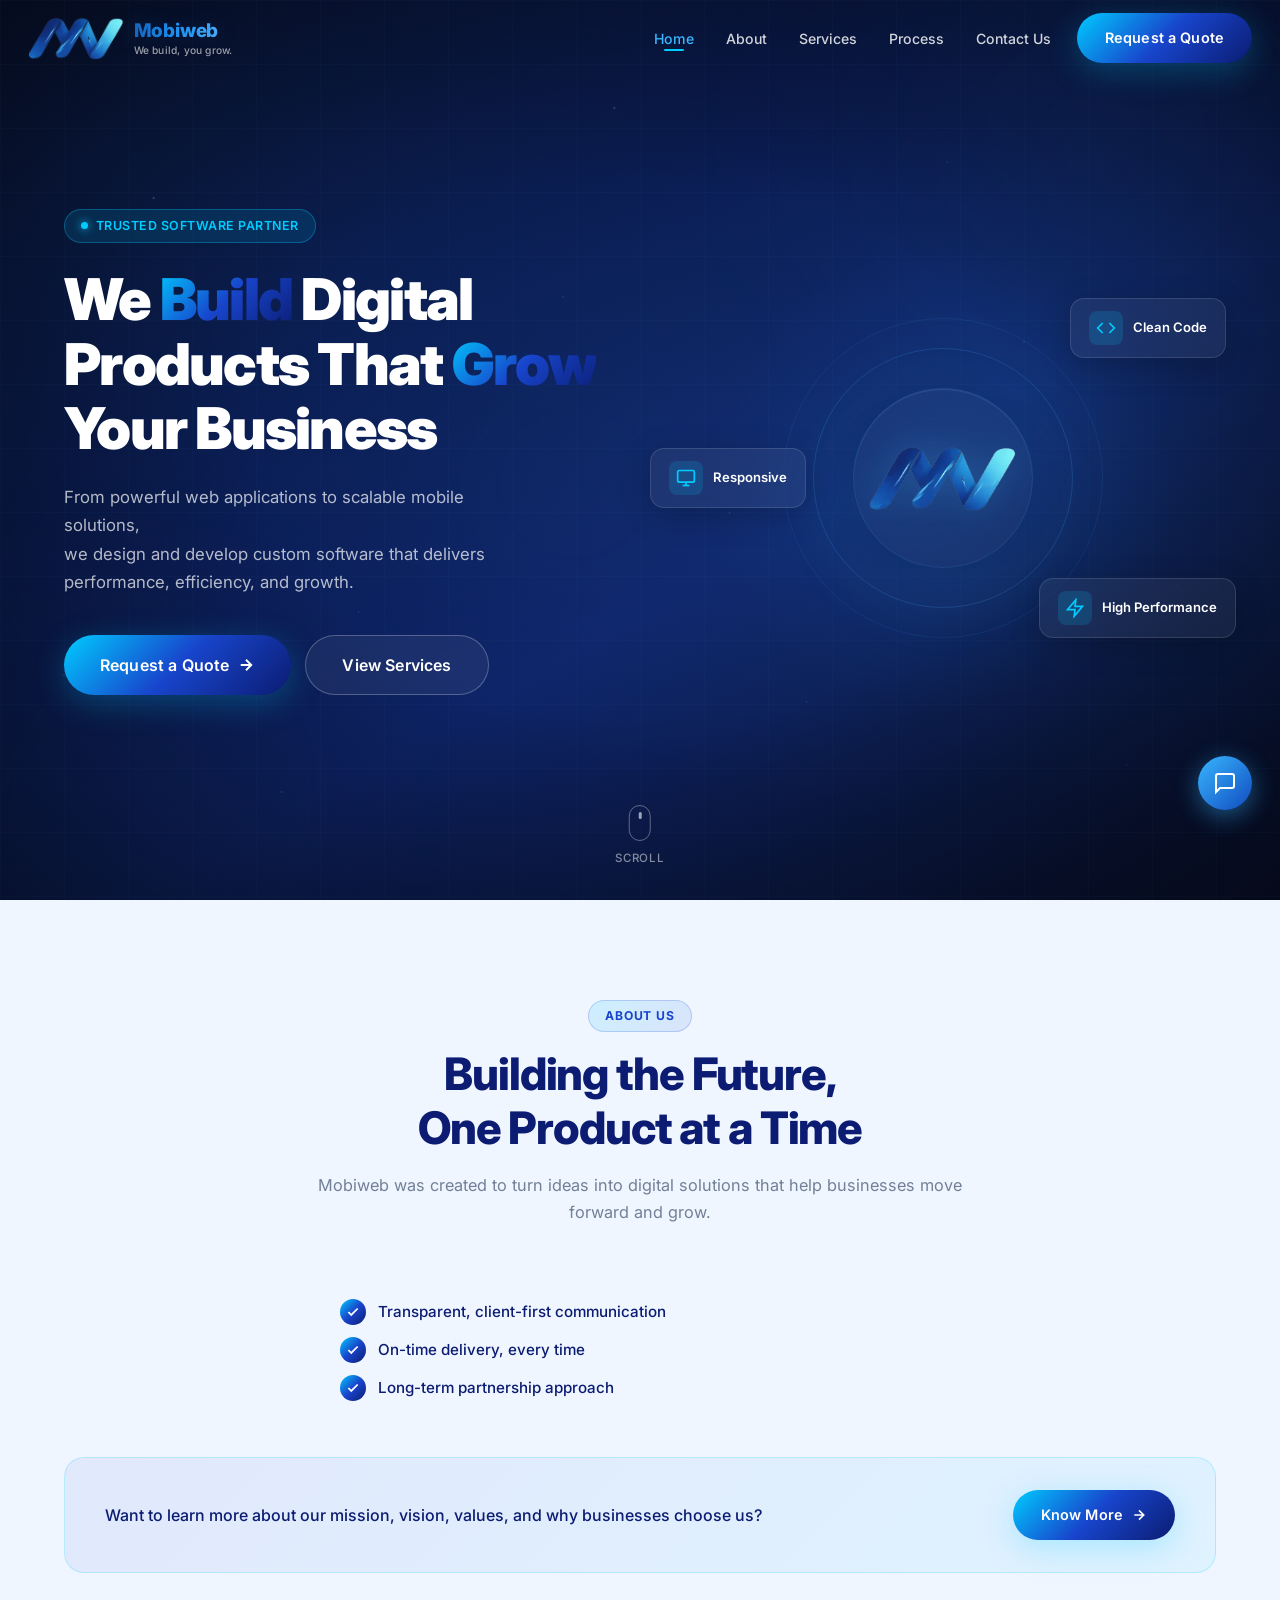
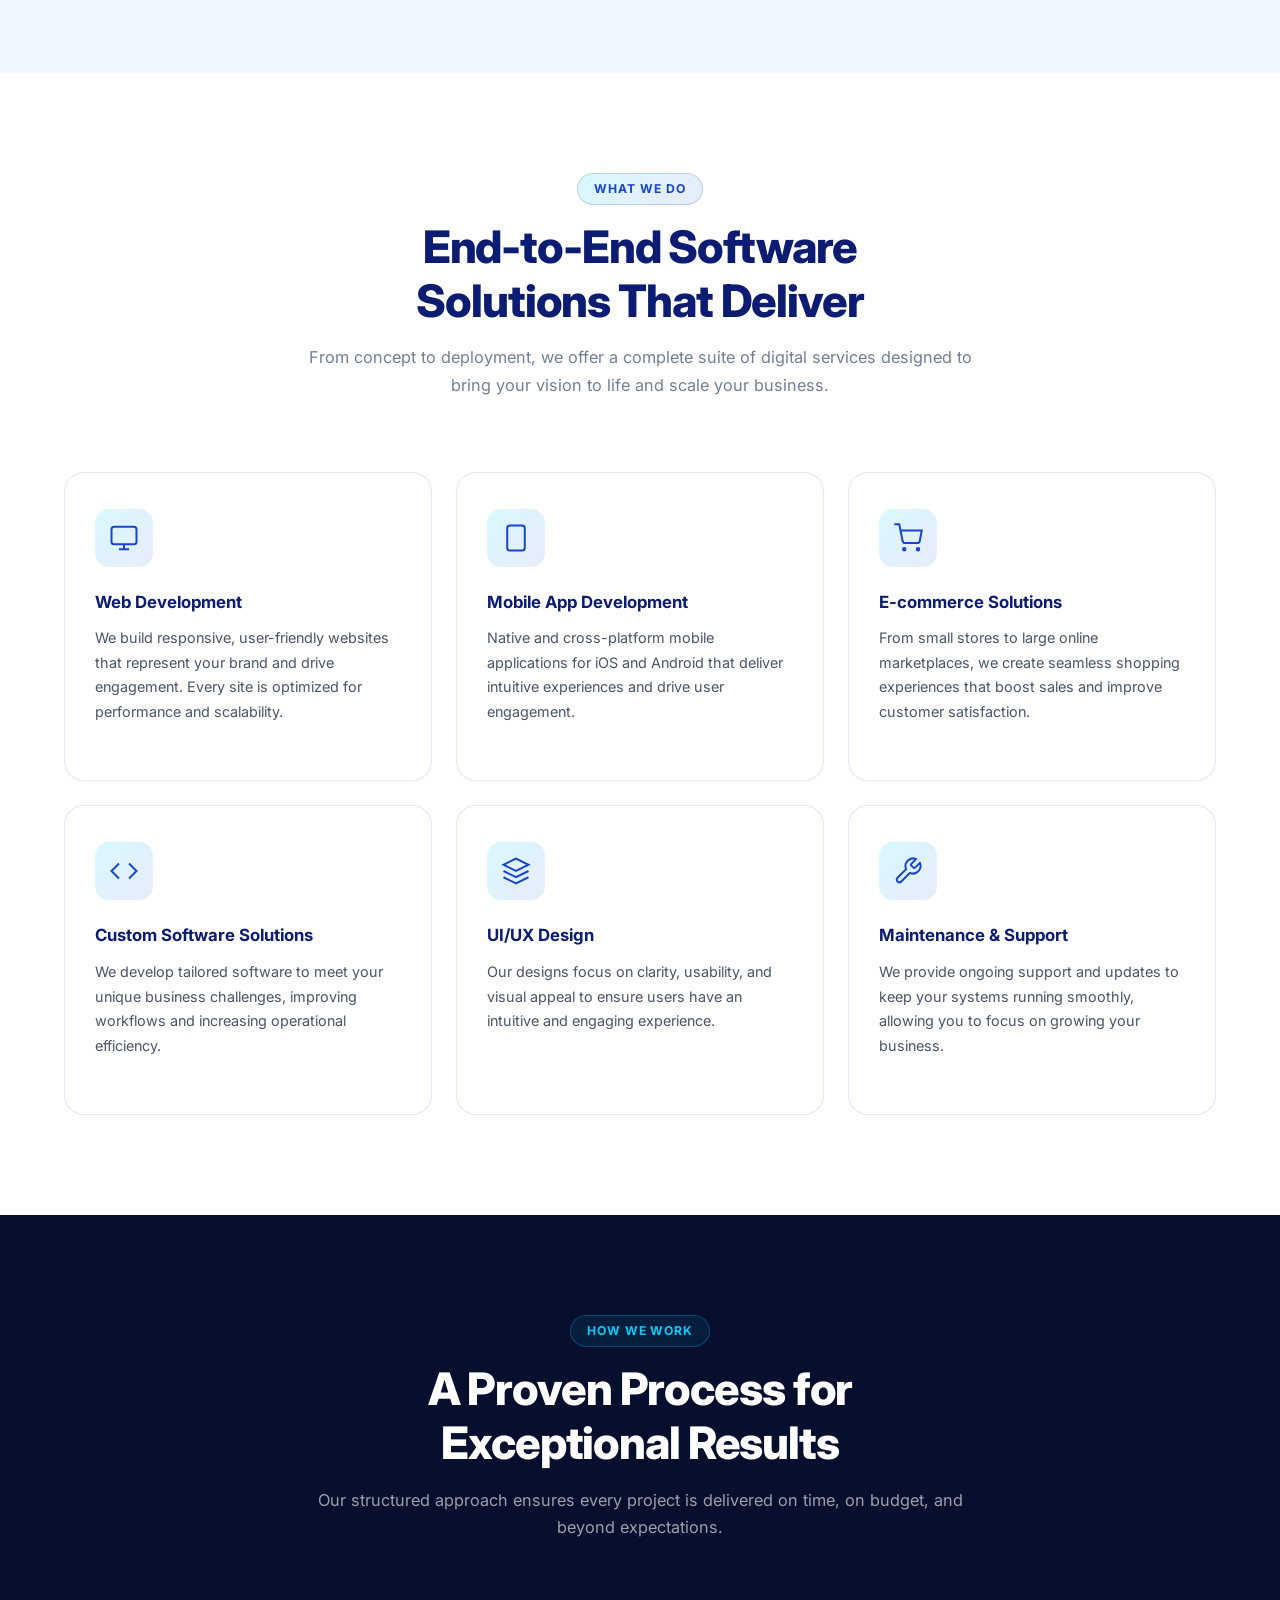
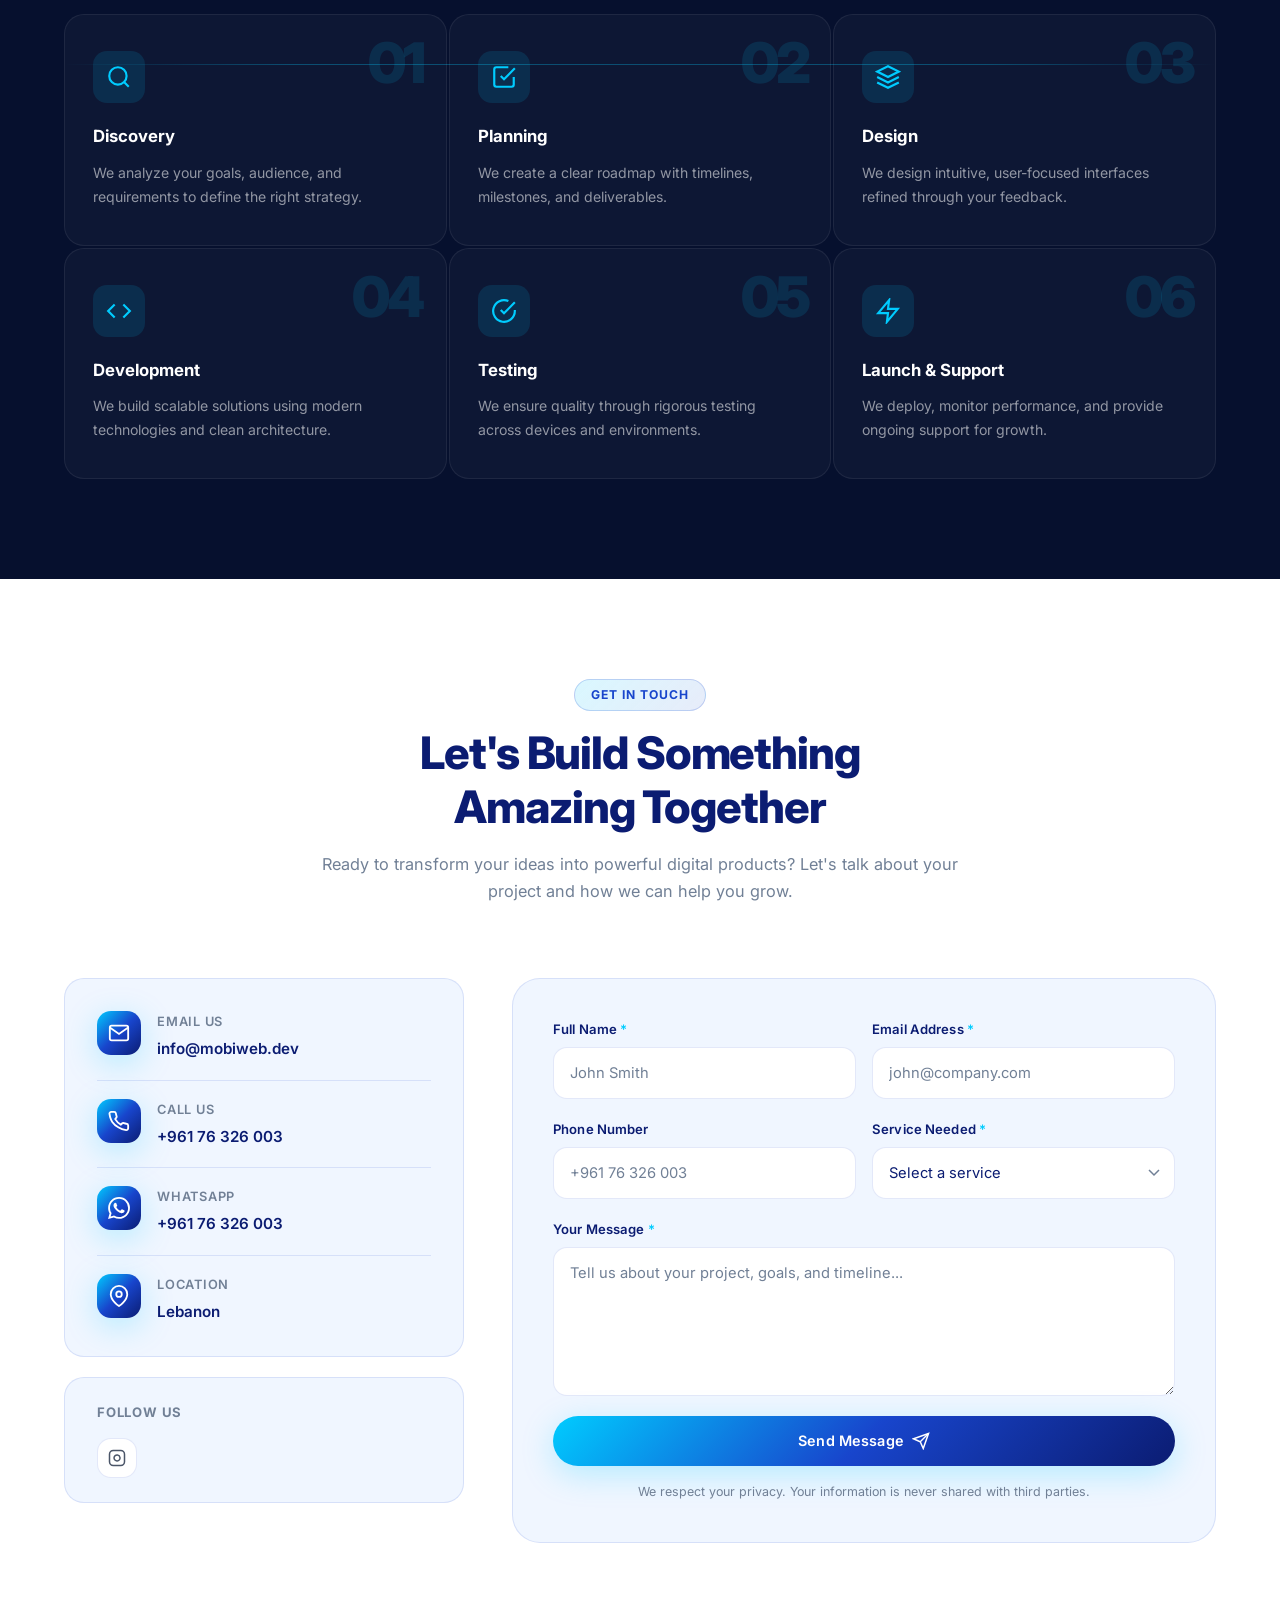
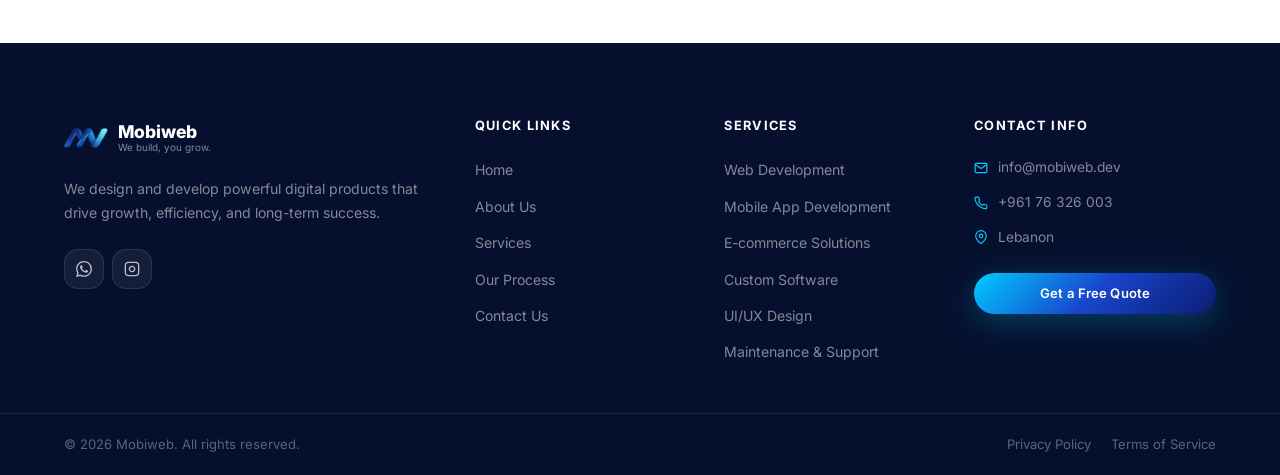
<file: index.html>
<!DOCTYPE html>
<html lang="en">
<head>
  <meta charset="UTF-8" />
  <meta name="viewport" content="width=device-width, initial-scale=1.0" />

  <!-- SEO Meta -->
  <meta name="description" content="Mobiweb — We build, you grow. A premium software company offering web development, mobile app development, e-commerce solutions, UI/UX design, and custom software." />
  <meta name="keywords" content="web development, mobile app development, software company Lebanon, e-commerce, UI/UX design, custom software, Mobiweb" />
  <meta name="author" content="Mobiweb" />
  <meta name="robots" content="index, follow" />

  <!-- Open Graph -->
  <meta property="og:title" content="Mobiweb — We build, you grow." />
  <meta property="og:description" content="Premium software company delivering custom web, mobile, and software solutions that drive growth." />
  <meta property="og:type" content="website" />
  <meta property="og:url" content="https://mobiweb.dev" />
  <meta property="og:image" content="assets/og-image.jpg" />
  <meta property="og:site_name" content="Mobiweb" />

  <!-- Twitter Card -->
  <meta name="twitter:card" content="summary_large_image" />
  <meta name="twitter:title" content="Mobiweb — We build, you grow." />
  <meta name="twitter:description" content="Premium software company delivering custom web, mobile, and software solutions that drive growth." />
  <meta name="twitter:image" content="assets/og-image.jpg" />

  <!-- Schema.org Organization -->
  <script type="application/ld+json">
  {
    "@context": "https://schema.org",
    "@type": "Organization",
    "name": "Mobiweb",
    "description": "We build, you grow. Premium software company.",
    "url": "https://mobiweb.dev",
    "logo": "https://mobiweb.com/assets/mwlogo (1).webp",
    "contactPoint": {
      "@type": "ContactPoint",
      "telephone": "+961-76-326-003",
      "contactType": "customer service",
      "email": "info@mobiweb.dev"
    },
    "address": {
      "@type": "PostalAddress",
      "addressLocality": "Lebanon",
      "addressCountry": "LB"
    },
    "sameAs": [
      "https://wa.me/96176326003",
      "https://www.instagram.com/mobiweb.dev?igsh=MTlpNDk3N3h0a2Myeg==.dev?igsh=MTlpNDk3N3h0a2Myeg=="
    ]
  }
  </script>

  <title>Mobiweb — We build, you grow.</title>
  <link rel="icon" type="image/webp" href="mwlogo (1).webp" />
  <link rel="stylesheet" href="style.css" />
  <link rel="preconnect" href="https://fonts.googleapis.com" />
  <link rel="preconnect" href="https://fonts.gstatic.com" crossorigin />
  <link href="https://fonts.googleapis.com/css2?family=Inter:wght@300;400;500;600;700;800;900&display=swap" rel="stylesheet" />
</head>
<body>

  <!-- ===== NAVBAR ===== -->
  <nav class="navbar" id="navbar" role="navigation" aria-label="Main navigation">
    <div class="nav-container">
      <a href="#home" class="nav-brand" aria-label="Mobiweb — Go to homepage">
        <div class="nav-logo-wrap">
          <img src="mwlogo (1).webp" alt="Mobiweb Logo" class="logo-img" />
        </div>
        <div class="nav-brand-text">
          <span class="brand-name">Mobi<span class="brand-web">web</span></span>
          <span class="brand-slogan">We build, you grow.</span>
        </div>
      </a>

      <button class="hamburger" id="hamburger" aria-label="Toggle mobile navigation menu" aria-expanded="false" aria-controls="nav-menu">
        <span class="hb-line"></span>
        <span class="hb-line"></span>
        <span class="hb-line"></span>
      </button>

      <ul class="nav-menu" id="nav-menu" role="list">
        <li><a href="#home"     class="nav-link">Home</a></li>
        <li><a href="#about"    class="nav-link">About</a></li>
        <li><a href="#services" class="nav-link">Services</a></li>
        <li><a href="#process"  class="nav-link">Process</a></li>
        <li><a href="#contact"  class="nav-link">Contact Us</a></li>
        <li class="nav-cta-item"><a href="#contact" class="btn btn-primary nav-cta">Request a Quote</a></li>
      </ul>

      <div class="nav-overlay" id="nav-overlay" aria-hidden="true"></div>
    </div>
  </nav>

  <!-- ===== HERO ===== -->
  <section id="home" class="hero" aria-labelledby="hero-heading">
    <div class="hero-bg" aria-hidden="true">
      <div class="hero-orb orb-1"></div>
      <div class="hero-orb orb-2"></div>
      <div class="hero-orb orb-3"></div>
      <div class="hero-grid-overlay"></div>
    </div>

    <div class="container hero-inner">
      <!-- Left: Text -->
      <div class="hero-content">
        <div class="hero-badge">
          <span class="badge-dot" aria-hidden="true"></span>
          <span>Trusted Software Partner</span>
        </div>

        <h1 id="hero-heading" class="hero-title">
          We <span class="gradient-text">Build</span> Digital<br>
          Products That <span class="gradient-text">Grow</span><br>
          Your Business
        </h1>

        <p class="hero-subtitle">
          From powerful web applications to scalable mobile solutions, <br>
          we design and develop custom software that delivers performance, efficiency, and growth.
        </p>

        <div class="hero-actions">
          <a href="#contact" class="btn btn-primary btn-lg">
            Request a Quote
            <svg width="18" height="18" viewBox="0 0 24 24" fill="none" stroke="currentColor" stroke-width="2.5" aria-hidden="true"><path d="M5 12h14M12 5l7 7-7 7"/></svg>
          </a>
          <a href="#services" class="btn btn-ghost btn-lg">View Services</a>
        </div>

      </div>

      <!-- Right: Visual -->
      <div class="hero-visual" aria-hidden="true">
        <div class="hero-logo-ring">
          <div class="ring-pulse ring-1"></div>
          <div class="ring-pulse ring-2"></div>
          <div class="hero-logo-center">
            <img src="mwlogo (1).webp" alt="Mobiweb Logo" class="hero-logo-img" />
          </div>
        </div>

        <!-- Floating cards -->
        <div class="float-card fc-1">
          <div class="fc-icon">
            <svg width="20" height="20" viewBox="0 0 24 24" fill="none" stroke="#00CCFF" stroke-width="2"><polyline points="16 18 22 12 16 6"/><polyline points="8 6 2 12 8 18"/></svg>
          </div>
          <span>Clean Code</span>
        </div>
        <div class="float-card fc-2">
          <div class="fc-icon">
            <svg width="20" height="20" viewBox="0 0 24 24" fill="none" stroke="#00CCFF" stroke-width="2"><path d="M13 2L3 14h9l-1 8 10-12h-9l1-8z"/></svg>
          </div>
          <span>High Performance</span>
        </div>
        <div class="float-card fc-3">
          <div class="fc-icon">
            <svg width="20" height="20" viewBox="0 0 24 24" fill="none" stroke="#00CCFF" stroke-width="2"><rect x="2" y="3" width="20" height="14" rx="2"/><line x1="8" y1="21" x2="16" y2="21"/><line x1="12" y1="17" x2="12" y2="21"/></svg>
          </div>
          <span>Responsive</span>
        </div>
      </div>
    </div>

    <!-- Scroll indicator -->
    <div class="scroll-indicator" aria-hidden="true">
      <div class="scroll-mouse"><div class="scroll-wheel"></div></div>
      <span>Scroll</span>
    </div>
  </section>

  <!-- ===== ABOUT ===== -->
  <section id="about" class="section about-section" aria-labelledby="about-heading">
    <div class="container">
      <header class="section-header reveal">
        <span class="section-badge">About Us</span>
        <h2 id="about-heading" class="section-title">Building the Future,<br>One Product at a Time</h2>
        <p class="section-subtitle">Mobiweb was created to turn ideas into digital solutions that help businesses move forward and grow.</p>
      </header>

      <div class="about-simple reveal">
        <ul class="check-list" role="list">
          
          <li>
            <span class="check-icon" aria-hidden="true">
              <svg width="14" height="14" viewBox="0 0 24 24" fill="none" stroke="currentColor" stroke-width="3"><polyline points="20 6 9 17 4 12"/></svg>
            </span>
            Transparent, client-first communication
          </li>
          <li>
            <span class="check-icon" aria-hidden="true">
              <svg width="14" height="14" viewBox="0 0 24 24" fill="none" stroke="currentColor" stroke-width="3"><polyline points="20 6 9 17 4 12"/></svg>
            </span>
            On-time delivery, every time
          </li>
          <li>
            <span class="check-icon" aria-hidden="true">
              <svg width="14" height="14" viewBox="0 0 24 24" fill="none" stroke="currentColor" stroke-width="3"><polyline points="20 6 9 17 4 12"/></svg>
            </span>
            Long-term partnership approach
          </li>
        </ul>
      </div>

      <!-- Know More CTA -->
      <div class="about-cta-strip reveal">
        <p>Want to learn more about our mission, vision, values, and why businesses choose us?</p>
        <a href="about.html" class="btn btn-primary">
          Know More
          <svg width="16" height="16" viewBox="0 0 24 24" fill="none" stroke="currentColor" stroke-width="2.5" aria-hidden="true"><path d="M5 12h14M12 5l7 7-7 7"/></svg>
        </a>
      </div>
    </div>
  </section>

  <!-- ===== SERVICES ===== -->
  <section id="services" class="section services-section" aria-labelledby="services-heading">
    <div class="container">
      <header class="section-header reveal">
        <span class="section-badge">What We Do</span>
        <h2 id="services-heading" class="section-title">End-to-End Software<br>Solutions That Deliver</h2>
        <p class="section-subtitle">From concept to deployment, we offer a complete suite of digital services designed to bring your vision to life and scale your business.</p>
      </header>

      <div class="services-grid">
        <article class="service-card reveal" aria-label="Web Development">
          <div class="sc-icon" aria-hidden="true">
            <svg width="30" height="30" viewBox="0 0 24 24" fill="none" stroke="currentColor" stroke-width="1.6"><rect x="2" y="3" width="20" height="14" rx="2"/><line x1="8" y1="21" x2="16" y2="21"/><line x1="12" y1="17" x2="12" y2="21"/></svg>
          </div>
          <h3>Web Development</h3>
          <p>We build responsive, user-friendly websites that represent your brand and drive engagement. Every site is optimized for performance and scalability.</p>
        </article>

        <article class="service-card reveal" aria-label="Mobile App Development">
          <div class="sc-icon" aria-hidden="true">
            <svg width="30" height="30" viewBox="0 0 24 24" fill="none" stroke="currentColor" stroke-width="1.6"><rect x="5" y="2" width="14" height="20" rx="2"/><line x1="12" y1="18" x2="12.01" y2="18"/></svg>
          </div>
          <h3>Mobile App Development</h3>
          <p>Native and cross-platform mobile applications for iOS and Android that deliver intuitive experiences and drive user engagement.</p>
        </article>

        <article class="service-card reveal" aria-label="E-commerce Solutions">
          <div class="sc-icon" aria-hidden="true">
            <svg width="30" height="30" viewBox="0 0 24 24" fill="none" stroke="currentColor" stroke-width="1.6"><circle cx="9" cy="21" r="1"/><circle cx="20" cy="21" r="1"/><path d="M1 1h4l2.68 13.39a2 2 0 0 0 2 1.61h9.72a2 2 0 0 0 2-1.61L23 6H6"/></svg>
          </div>
          <h3>E-commerce Solutions</h3>
          <p>From small stores to large online marketplaces, we create seamless shopping experiences that boost sales and improve customer satisfaction.</p>
        </article>

        <article class="service-card reveal" aria-label="Custom Software Solutions">
          <div class="sc-icon" aria-hidden="true">
            <svg width="30" height="30" viewBox="0 0 24 24" fill="none" stroke="currentColor" stroke-width="1.6"><polyline points="16 18 22 12 16 6"/><polyline points="8 6 2 12 8 18"/></svg>
          </div>
          <h3>Custom Software Solutions</h3>
          <p>We develop tailored software to meet your unique business challenges, improving workflows and increasing operational efficiency.</p>
        </article>

        <article class="service-card reveal" aria-label="UI/UX Design">
          <div class="sc-icon" aria-hidden="true">
            <svg width="30" height="30" viewBox="0 0 24 24" fill="none" stroke="currentColor" stroke-width="1.6"><path d="M12 2L2 7l10 5 10-5-10-5z"/><path d="M2 17l10 5 10-5"/><path d="M2 12l10 5 10-5"/></svg>
          </div>
          <h3>UI/UX Design</h3>
          <p>Our designs focus on clarity, usability, and visual appeal to ensure users have an intuitive and engaging experience.</p>
        </article>

        <article class="service-card reveal" aria-label="Website Maintenance and Support">
          <div class="sc-icon" aria-hidden="true">
            <svg width="30" height="30" viewBox="0 0 24 24" fill="none" stroke="currentColor" stroke-width="1.6"><path d="M14.7 6.3a1 1 0 0 0 0 1.4l1.6 1.6a1 1 0 0 0 1.4 0l3.77-3.77a6 6 0 0 1-7.94 7.94l-6.91 6.91a2.12 2.12 0 0 1-3-3l6.91-6.91a6 6 0 0 1 7.94-7.94l-3.76 3.76z"/></svg>
          </div>
          <h3>Maintenance &amp; Support</h3>
          <p>We provide ongoing support and updates to keep your systems running smoothly, allowing you to focus on growing your business.</p>
        </article>
      </div>
    </div>
  </section>

  <!-- ===== PROCESS ===== -->
  <section id="process" class="section process-section" aria-labelledby="process-heading">
    <div class="container">
      <header class="section-header reveal">
        <span class="section-badge">How We Work</span>
        <h2 id="process-heading" class="section-title">A Proven Process for<br>Exceptional Results</h2>
        <p class="section-subtitle">Our structured approach ensures every project is delivered on time, on budget, and beyond expectations.</p>
      </header>

      <ol class="process-list" aria-label="Development process steps">
        <li class="process-step reveal">
          <div class="ps-number" aria-hidden="true">01</div>
          <div class="ps-body">
            <div class="ps-icon" aria-hidden="true">
              <svg width="26" height="26" viewBox="0 0 24 24" fill="none" stroke="currentColor" stroke-width="2"><circle cx="11" cy="11" r="8"/><line x1="21" y1="21" x2="16.65" y2="16.65"/></svg>
            </div>
            <h3>Discovery</h3>
            <p>We analyze your goals, audience, and requirements to define the right strategy.</p>
          </div>
        </li>
        <li class="process-step reveal">
          <div class="ps-number" aria-hidden="true">02</div>
          <div class="ps-body">
            <div class="ps-icon" aria-hidden="true">
              <svg width="26" height="26" viewBox="0 0 24 24" fill="none" stroke="currentColor" stroke-width="2"><path d="M9 11l3 3L22 4"/><path d="M21 12v7a2 2 0 0 1-2 2H5a2 2 0 0 1-2-2V5a2 2 0 0 1 2-2h11"/></svg>
            </div>
            <h3>Planning</h3>
            <p>We create a clear roadmap with timelines, milestones, and deliverables.</p>
          </div>
        </li>
        <li class="process-step reveal">
          <div class="ps-number" aria-hidden="true">03</div>
          <div class="ps-body">
            <div class="ps-icon" aria-hidden="true">
              <svg width="26" height="26" viewBox="0 0 24 24" fill="none" stroke="currentColor" stroke-width="2"><path d="M12 2L2 7l10 5 10-5-10-5z"/><path d="M2 17l10 5 10-5"/><path d="M2 12l10 5 10-5"/></svg>
            </div>
            <h3>Design</h3>
            <p>We design intuitive, user-focused interfaces refined through your feedback.</p>
          </div>
        </li>
        <li class="process-step reveal">
          <div class="ps-number" aria-hidden="true">04</div>
          <div class="ps-body">
            <div class="ps-icon" aria-hidden="true">
              <svg width="26" height="26" viewBox="0 0 24 24" fill="none" stroke="currentColor" stroke-width="2"><polyline points="16 18 22 12 16 6"/><polyline points="8 6 2 12 8 18"/></svg>
            </div>
            <h3>Development</h3>
            <p>We build scalable solutions using modern technologies and clean architecture.</p>
          </div>
        </li>
        <li class="process-step reveal">
          <div class="ps-number" aria-hidden="true">05</div>
          <div class="ps-body">
            <div class="ps-icon" aria-hidden="true">
              <svg width="26" height="26" viewBox="0 0 24 24" fill="none" stroke="currentColor" stroke-width="2"><path d="M22 11.08V12a10 10 0 1 1-5.93-9.14"/><polyline points="22 4 12 14.01 9 11.01"/></svg>
            </div>
            <h3>Testing</h3>
            <p>We ensure quality through rigorous testing across devices and environments.</p>
          </div>
        </li>
        <li class="process-step reveal">
          <div class="ps-number" aria-hidden="true">06</div>
          <div class="ps-body">
            <div class="ps-icon" aria-hidden="true">
              <svg width="26" height="26" viewBox="0 0 24 24" fill="none" stroke="currentColor" stroke-width="2"><path d="M13 2L3 14h9l-1 8 10-12h-9l1-8z"/></svg>
            </div>
            <h3>Launch &amp; Support</h3>
            <p>We deploy, monitor performance, and provide ongoing support for growth.</p>
          </div>
        </li>
      </ol>
    </div>
  </section>

  <!-- ===== CONTACT ===== -->
  <section id="contact" class="section contact-section" aria-labelledby="contact-heading">
    <div class="container">
      <header class="section-header reveal">
        <span class="section-badge">Get In Touch</span>
        <h2 id="contact-heading" class="section-title">Let's Build Something<br>Amazing Together</h2>
        <p class="section-subtitle">Ready to transform your ideas into powerful digital products? Let's talk about your project and how we can help you grow.</p>
      </header>

      <div class="contact-grid">
        <!-- Info column -->
        <div class="contact-info reveal">
          <div class="ci-card">
            <div class="ci-item">
              <div class="ci-icon" aria-hidden="true">
                <svg width="22" height="22" viewBox="0 0 24 24" fill="none" stroke="currentColor" stroke-width="2"><path d="M4 4h16c1.1 0 2 .9 2 2v12c0 1.1-.9 2-2 2H4c-1.1 0-2-.9-2-2V6c0-1.1.9-2 2-2z"/><polyline points="22,6 12,13 2,6"/></svg>
              </div>
              <div>
                <h4>Email Us</h4>
                <a href="mailto:info@mobiweb.dev">info@mobiweb.dev</a>
              </div>
            </div>
            <div class="ci-item">
              <div class="ci-icon" aria-hidden="true">
                <svg width="22" height="22" viewBox="0 0 24 24" fill="none" stroke="currentColor" stroke-width="2"><path d="M22 16.92v3a2 2 0 0 1-2.18 2 19.79 19.79 0 0 1-8.63-3.07A19.5 19.5 0 0 1 4.69 13a19.79 19.79 0 0 1-3.07-8.67A2 2 0 0 1 3.6 2h3a2 2 0 0 1 2 1.72c.127.96.361 1.903.7 2.81a2 2 0 0 1-.45 2.11L7.91 9.91a16 16 0 0 0 6.09 6.09l1.27-1.27a2 2 0 0 1 2.11-.45c.907.339 1.85.573 2.81.7A2 2 0 0 1 22 16.92z"/></svg>
              </div>
              <div>
                <h4>Call Us</h4>
                <a href="tel:+96176326003">+961 76 326 003</a>
              </div>
            </div>
            <div class="ci-item">
              <div class="ci-icon" aria-hidden="true">
                <svg width="22" height="22" viewBox="0 0 24 24" fill="currentColor" aria-hidden="true"><path d="M17.472 14.382c-.297-.149-1.758-.867-2.03-.967-.273-.099-.471-.148-.67.15-.197.297-.767.966-.94 1.164-.173.199-.347.223-.644.075-.297-.15-1.255-.463-2.39-1.475-.883-.788-1.48-1.761-1.653-2.059-.173-.297-.018-.458.13-.606.134-.133.298-.347.446-.52.149-.174.198-.298.298-.497.099-.198.05-.371-.025-.52-.075-.149-.669-1.612-.916-2.207-.242-.579-.487-.5-.669-.51-.173-.008-.371-.01-.57-.01-.198 0-.52.074-.792.372-.272.297-1.04 1.016-1.04 2.479 0 1.462 1.065 2.875 1.213 3.074.149.198 2.096 3.2 5.077 4.487.709.306 1.262.489 1.694.625.712.227 1.36.195 1.871.118.571-.085 1.758-.719 2.006-1.413.248-.694.248-1.289.173-1.413-.074-.124-.272-.198-.57-.347m-5.421 7.403h-.004a9.87 9.87 0 01-5.031-1.378l-.361-.214-3.741.982.998-3.648-.235-.374a9.86 9.86 0 01-1.51-5.26c.001-5.45 4.436-9.884 9.888-9.884 2.64 0 5.122 1.03 6.988 2.898a9.825 9.825 0 012.893 6.994c-.003 5.45-4.437 9.884-9.885 9.884m8.413-18.297A11.815 11.815 0 0012.05 0C5.495 0 .16 5.335.157 11.892c0 2.096.547 4.142 1.588 5.945L.057 24l6.305-1.654a11.882 11.882 0 005.683 1.448h.005c6.554 0 11.89-5.335 11.893-11.893a11.821 11.821 0 00-3.48-8.413z"/></svg>
              </div>
              <div>
                <h4>WhatsApp</h4>
                <a href="https://wa.me/96176326003" target="_blank" rel="noopener noreferrer">+961 76 326 003</a>
              </div>
            </div>
            <div class="ci-item">
              <div class="ci-icon" aria-hidden="true">
                <svg width="22" height="22" viewBox="0 0 24 24" fill="none" stroke="currentColor" stroke-width="2"><path d="M21 10c0 7-9 13-9 13s-9-6-9-13a9 9 0 0 1 18 0z"/><circle cx="12" cy="10" r="3"/></svg>
              </div>
              <div>
                <h4>Location</h4>
                <span>Lebanon</span>
              </div>
            </div>
          </div>

          <div class="contact-social-wrap">
            <h4>Follow Us</h4>
            <div class="social-row">
              <a href="https://www.instagram.com/mobiweb.dev?igsh=MTlpNDk3N3h0a2Myeg==" class="soc-btn" aria-label="Instagram" target="_blank" rel="noopener noreferrer">
                <svg width="18" height="18" viewBox="0 0 24 24" fill="none" stroke="currentColor" stroke-width="2" aria-hidden="true"><rect x="2" y="2" width="20" height="20" rx="5"/><path d="M16 11.37A4 4 0 1 1 12.63 8 4 4 0 0 1 16 11.37z"/><line x1="17.5" y1="6.5" x2="17.51" y2="6.5"/></svg>
              </a>
            </div>
          </div>
        </div>

        <!-- Form column -->
        <div class="contact-form-wrap reveal">
          <form class="contact-form" id="contactForm" novalidate aria-label="Project inquiry form">
            <div class="form-row">
              <div class="form-group">
                <label for="cf-name">Full Name <span aria-hidden="true">*</span></label>
                <input type="text" id="cf-name" name="name" placeholder="John Smith" required autocomplete="name" aria-required="true" />
              </div>
              <div class="form-group">
                <label for="cf-email">Email Address <span aria-hidden="true">*</span></label>
                <input type="email" id="cf-email" name="email" placeholder="john@company.com" required autocomplete="email" aria-required="true" />
              </div>
            </div>
            <div class="form-row">
              <div class="form-group">
                <label for="cf-phone">Phone Number</label>
                <input type="tel" id="cf-phone" name="phone" placeholder="+961 76 326 003" autocomplete="tel" />
              </div>
              <div class="form-group">
                <label for="cf-service">Service Needed <span aria-hidden="true">*</span></label>
                <select id="cf-service" name="service" required aria-required="true">
                  <option value="" disabled selected>Select a service</option>
                  <option value="web-development">Web Development</option>
                  <option value="mobile-app">Mobile App Development</option>
                  <option value="ecommerce">E-commerce Solutions</option>
                  <option value="custom-software">Custom Software Solutions</option>
                  <option value="ui-ux">UI/UX Design</option>
                  <option value="maintenance">Maintenance &amp; Support</option>
                  <option value="other">Other</option>
                </select>
              </div>
            </div>
            <div class="form-group">
              <label for="cf-message">Your Message <span aria-hidden="true">*</span></label>
              <textarea id="cf-message" name="message" rows="5" placeholder="Tell us about your project, goals, and timeline..." required aria-required="true"></textarea>
            </div>
            <button type="submit" class="btn btn-primary btn-full">
              Send Message
              <svg width="18" height="18" viewBox="0 0 24 24" fill="none" stroke="currentColor" stroke-width="2" aria-hidden="true"><line x1="22" y1="2" x2="11" y2="13"/><polygon points="22 2 15 22 11 13 2 9 22 2"/></svg>
            </button>
            <p class="form-note">We respect your privacy. Your information is never shared with third parties.</p>
          </form>

          <div class="form-success" id="formSuccess" role="alert" aria-live="polite" aria-hidden="true">
            <div class="fs-icon" aria-hidden="true">
              <svg width="52" height="52" viewBox="0 0 24 24" fill="none" stroke="#00CCFF" stroke-width="2"><polyline points="20 6 9 17 4 12"/></svg>
            </div>
            <h3>Message Sent!</h3>
            <p>Thank you for reaching out. We'll get back to you within 24 hours.</p>
          </div>
        </div>
      </div>
    </div>
  </section>

  <!-- ===== FOOTER ===== -->
  <footer class="footer" role="contentinfo">
    <div class="footer-top">
      <div class="container">
        <div class="footer-grid">
          <!-- Brand -->
          <div class="footer-col footer-brand-col">
            <a href="#home" class="footer-logo-link" aria-label="Mobiweb home">
              <img src="mwlogo (1).webp" alt="Mobiweb Logo" class="footer-logo-img" />
              <div class="footer-brand-text">
                <span class="footer-brand-name">Mobiweb</span>
                <span class="footer-brand-slogan">We build, you grow.</span>
              </div>
            </a>
            <p>We design and develop powerful digital products that drive growth, efficiency, and long-term success.</p>
            <div class="footer-social">
              <a href="https://wa.me/96176326003" class="soc-btn" aria-label="WhatsApp" target="_blank" rel="noopener noreferrer"><svg width="16" height="16" viewBox="0 0 24 24" fill="currentColor" aria-hidden="true"><path d="M17.472 14.382c-.297-.149-1.758-.867-2.03-.967-.273-.099-.471-.148-.67.15-.197.297-.767.966-.94 1.164-.173.199-.347.223-.644.075-.297-.15-1.255-.463-2.39-1.475-.883-.788-1.48-1.761-1.653-2.059-.173-.297-.018-.458.13-.606.134-.133.298-.347.446-.52.149-.174.198-.298.298-.497.099-.198.05-.371-.025-.52-.075-.149-.669-1.612-.916-2.207-.242-.579-.487-.5-.669-.51-.173-.008-.371-.01-.57-.01-.198 0-.52.074-.792.372-.272.297-1.04 1.016-1.04 2.479 0 1.462 1.065 2.875 1.213 3.074.149.198 2.096 3.2 5.077 4.487.709.306 1.262.489 1.694.625.712.227 1.36.195 1.871.118.571-.085 1.758-.719 2.006-1.413.248-.694.248-1.289.173-1.413-.074-.124-.272-.198-.57-.347m-5.421 7.403h-.004a9.87 9.87 0 01-5.031-1.378l-.361-.214-3.741.982.998-3.648-.235-.374a9.86 9.86 0 01-1.51-5.26c.001-5.45 4.436-9.884 9.888-9.884 2.64 0 5.122 1.03 6.988 2.898a9.825 9.825 0 012.893 6.994c-.003 5.45-4.437 9.884-9.885 9.884m8.413-18.297A11.815 11.815 0 0012.05 0C5.495 0 .16 5.335.157 11.892c0 2.096.547 4.142 1.588 5.945L.057 24l6.305-1.654a11.882 11.882 0 005.683 1.448h.005c6.554 0 11.89-5.335 11.893-11.893a11.821 11.821 0 00-3.48-8.413z"/></svg></a>
              <a href="https://www.instagram.com/mobiweb.dev?igsh=MTlpNDk3N3h0a2Myeg==" class="soc-btn" aria-label="Instagram" target="_blank" rel="noopener noreferrer"><svg width="16" height="16" viewBox="0 0 24 24" fill="none" stroke="currentColor" stroke-width="2" aria-hidden="true"><rect x="2" y="2" width="20" height="20" rx="5"/><path d="M16 11.37A4 4 0 1 1 12.63 8 4 4 0 0 1 16 11.37z"/><line x1="17.5" y1="6.5" x2="17.51" y2="6.5"/></svg></a>
            </div>
          </div>

          <!-- Quick Links -->
          <nav class="footer-col" aria-label="Quick links">
            <h4>Quick Links</h4>
            <ul>
              <li><a href="#home">Home</a></li>
              <li><a href="about.html">About Us</a></li>
              <li><a href="#services">Services</a></li>
              <li><a href="#process">Our Process</a></li>
              <li><a href="#contact">Contact Us</a></li>
            </ul>
          </nav>

          <!-- Services -->
          <nav class="footer-col" aria-label="Services">
            <h4>Services</h4>
            <ul>
              <li><a href="#services">Web Development</a></li>
              <li><a href="#services">Mobile App Development</a></li>
              <li><a href="#services">E-commerce Solutions</a></li>
              <li><a href="#services">Custom Software</a></li>
              <li><a href="#services">UI/UX Design</a></li>
              <li><a href="#services">Maintenance &amp; Support</a></li>
            </ul>
          </nav>

          <!-- Contact -->
          <div class="footer-col">
            <h4>Contact Info</h4>
            <div class="footer-contact-list">
              <div class="fci">
                <svg width="14" height="14" viewBox="0 0 24 24" fill="none" stroke="currentColor" stroke-width="2" aria-hidden="true"><path d="M4 4h16c1.1 0 2 .9 2 2v12c0 1.1-.9 2-2 2H4c-1.1 0-2-.9-2-2V6c0-1.1.9-2 2-2z"/><polyline points="22,6 12,13 2,6"/></svg>
                <a href="mailto:info@mobiweb.dev">info@mobiweb.dev</a>
              </div>
              <div class="fci">
                <svg width="14" height="14" viewBox="0 0 24 24" fill="none" stroke="currentColor" stroke-width="2" aria-hidden="true"><path d="M22 16.92v3a2 2 0 0 1-2.18 2 19.79 19.79 0 0 1-8.63-3.07A19.5 19.5 0 0 1 4.69 13a19.79 19.79 0 0 1-3.07-8.67A2 2 0 0 1 3.6 2h3a2 2 0 0 1 2 1.72c.127.96.361 1.903.7 2.81a2 2 0 0 1-.45 2.11L7.91 9.91a16 16 0 0 0 6.09 6.09l1.27-1.27a2 2 0 0 1 2.11-.45c.907.339 1.85.573 2.81.7A2 2 0 0 1 22 16.92z"/></svg>
                <a href="tel:+96176326003">+961 76 326 003</a>
              </div>
              <div class="fci">
                <svg width="14" height="14" viewBox="0 0 24 24" fill="none" stroke="currentColor" stroke-width="2" aria-hidden="true"><path d="M21 10c0 7-9 13-9 13s-9-6-9-13a9 9 0 0 1 18 0z"/><circle cx="12" cy="10" r="3"/></svg>
                <span>Lebanon</span>
              </div>
            </div>
            <a href="#contact" class="btn btn-primary btn-sm footer-cta-btn">Get a Free Quote</a>
          </div>
        </div>
      </div>
    </div>

    <div class="footer-bottom">
      <div class="container">
        <p>&copy; <span id="currentYear"></span> Mobiweb. All rights reserved.</p>
        <div class="footer-legal">
          <a href="privacy-policy.html">Privacy Policy</a>
          <a href="terms-of-service.html">Terms of Service</a>
        </div>
      </div>
    </div>
  </footer>

  <script src="script.js"></script>
  <script src="chatbot.js"></script>
</body>
</html>
</file>
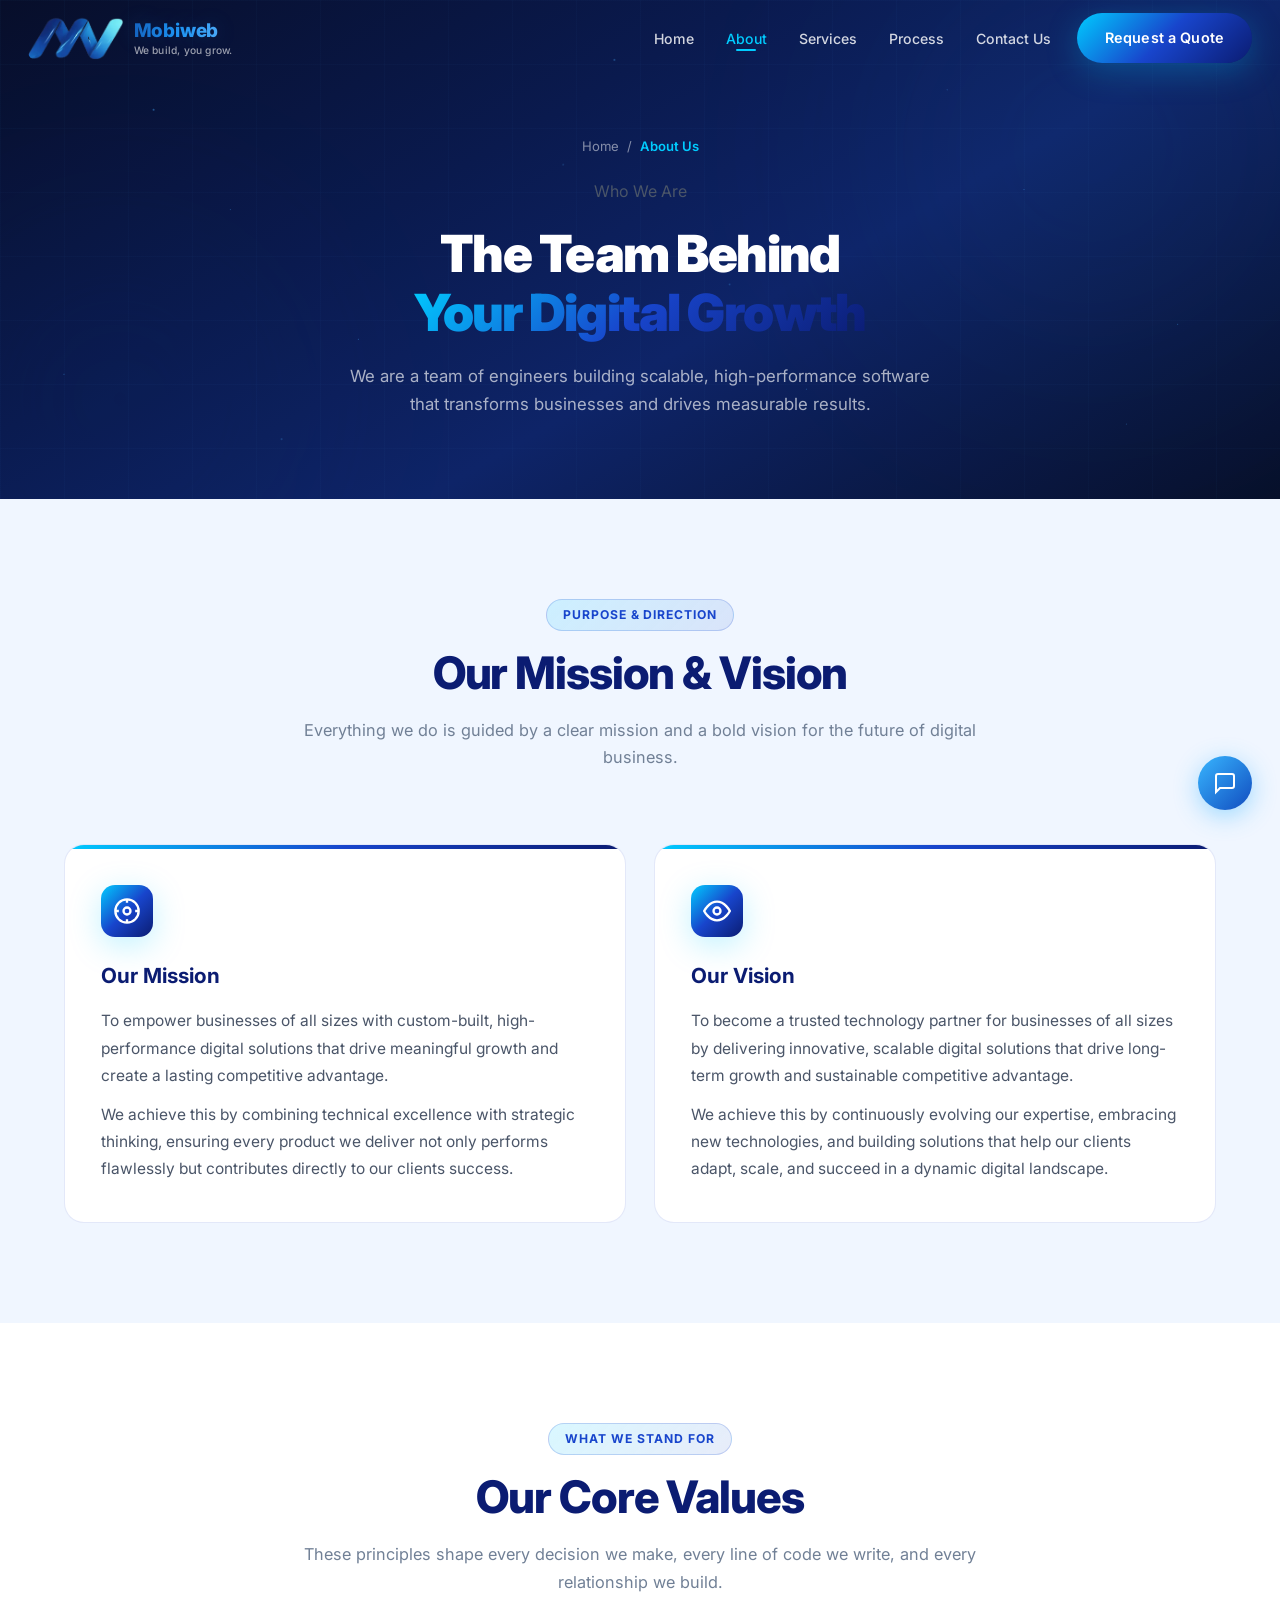
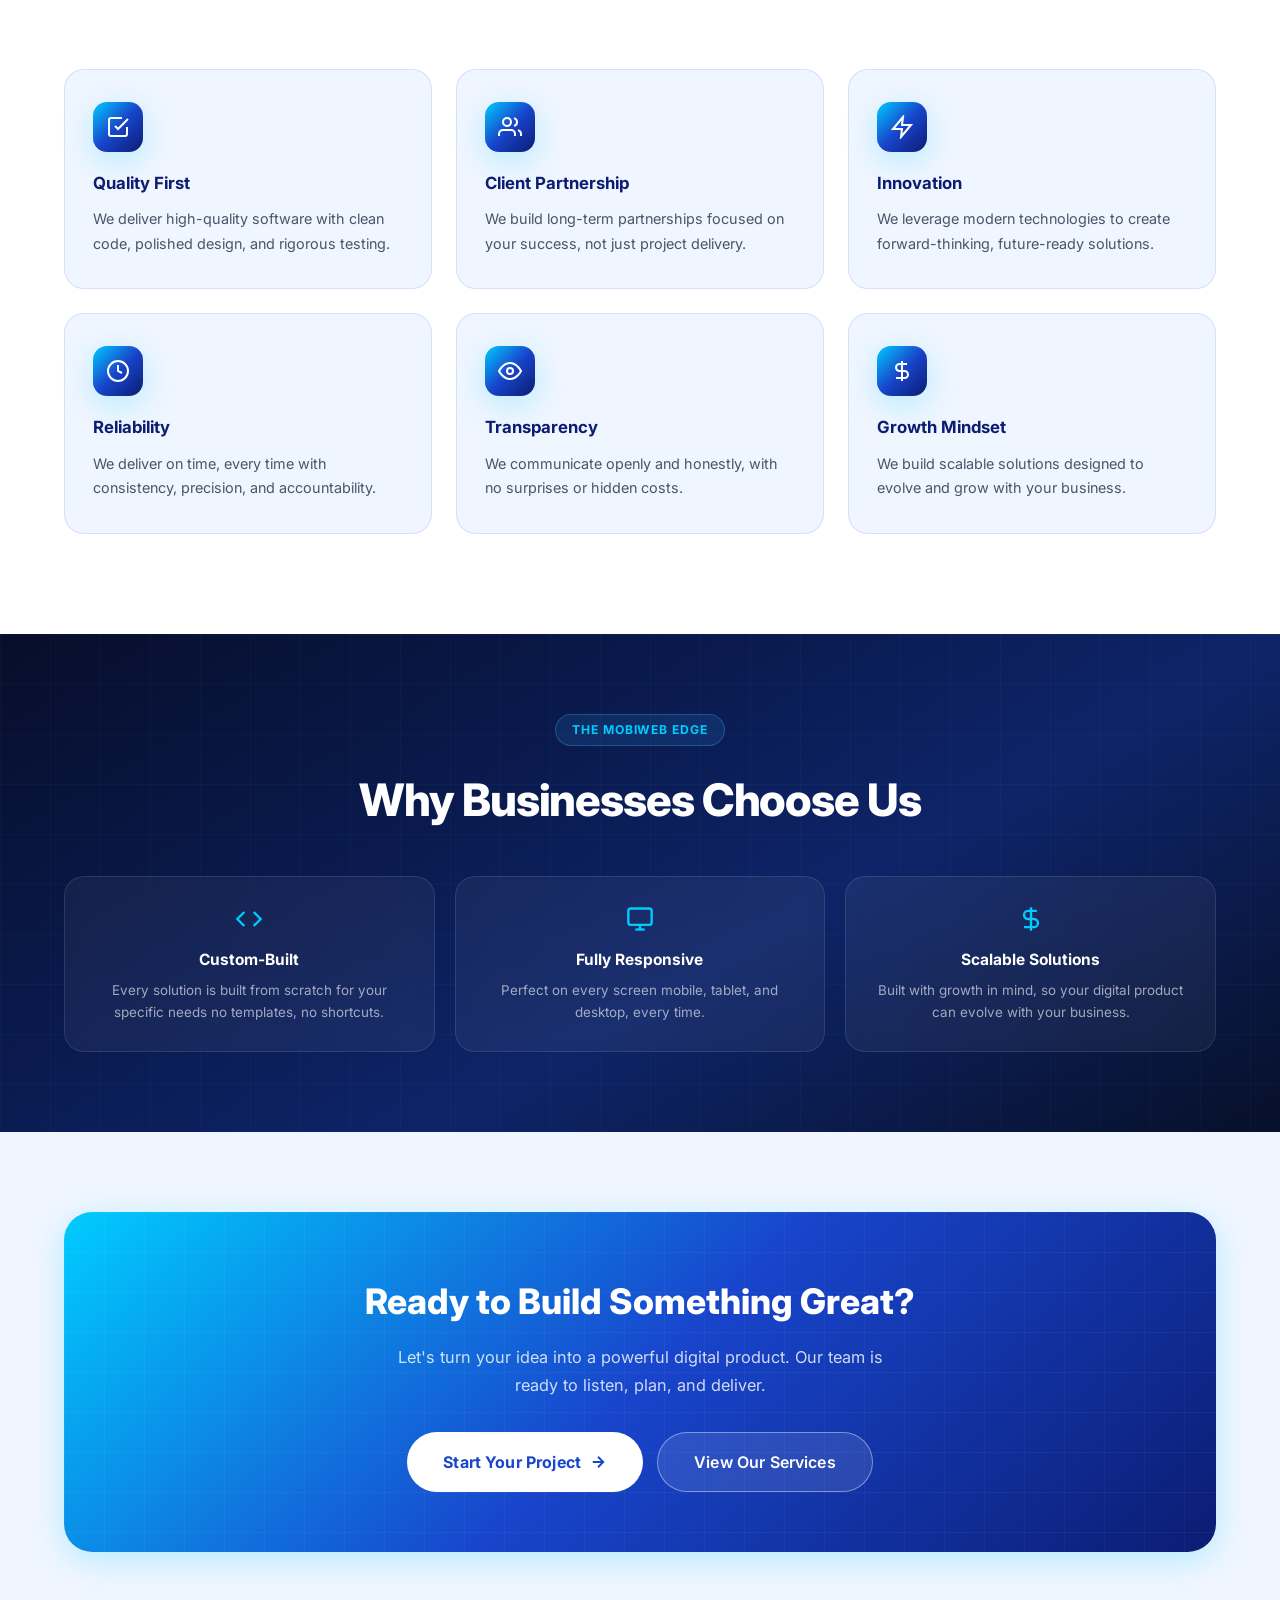
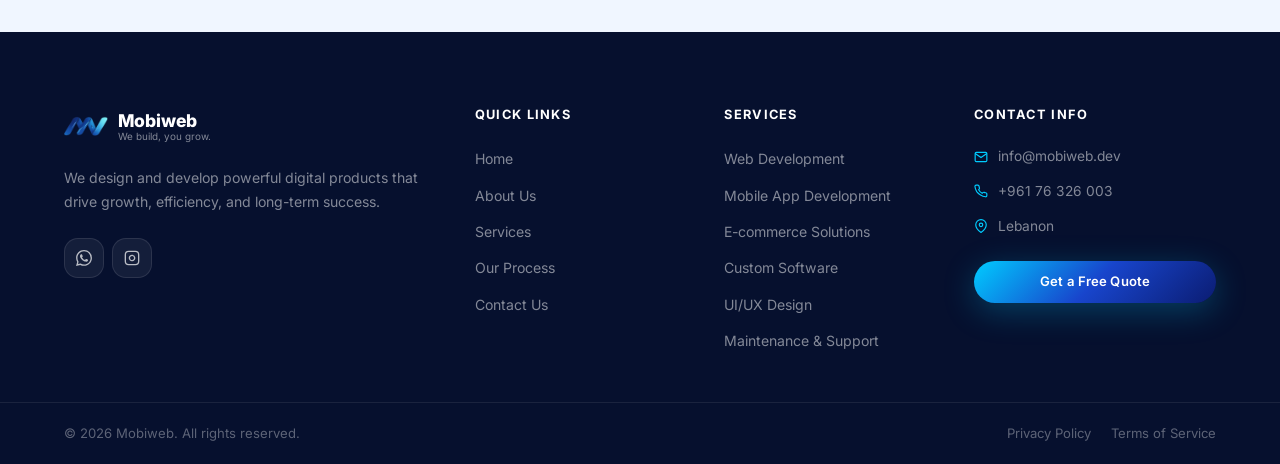
<file: about.html>
<!DOCTYPE html>
<html lang="en">
<head>
  <meta charset="UTF-8" />
  <meta name="viewport" content="width=device-width, initial-scale=1.0" />
  <meta name="description" content="About Mobiweb — Our story, mission, vision, values, and the team behind Lebanon's trusted software company." />
  <meta name="keywords" content="about Mobiweb, software company Lebanon, web development team, who we are, our mission" />
  <meta name="author" content="Mobiweb" />
  <meta name="robots" content="index, follow" />
  <meta property="og:title" content="About Us — Mobiweb" />
  <meta property="og:description" content="Learn about Mobiweb — our story, values, mission and the people behind your next digital product." />
  <meta property="og:type" content="website" />
  <meta property="og:url" content="https://mobiweb.dev/about.html" />
  <title>About Us — Mobiweb</title>
  <link rel="icon" type="image/webp" href="mwlogo (1).webp" />
  <link rel="stylesheet" href="style.css" />
  <link rel="preconnect" href="https://fonts.googleapis.com" />
  <link rel="preconnect" href="https://fonts.gstatic.com" crossorigin />
  <link href="https://fonts.googleapis.com/css2?family=Inter:wght@300;400;500;600;700;800;900&display=swap" rel="stylesheet" />
  <style>
    /* Active nav link */
    .active-page { color: #00CCFF !important; }
    .active-page::after { transform: translateX(-50%) scaleX(1) !important; }

    /* Breadcrumb */
    .breadcrumb { display: flex; align-items: center; gap: 8px; font-size: 0.82rem; color: rgba(255,255,255,.5); }
    .breadcrumb a { color: rgba(255,255,255,.5); transition: color 0.3s; }
    .breadcrumb a:hover { color: #00CCFF; }
    .breadcrumb span[aria-current] { color: #00CCFF; font-weight: 600; }

    /* ===== About Page Specific Styles ===== */

    /* Hero */
    .abt-hero {
      position: relative;
      background: var(--gradient-hero);
      overflow: hidden;
      padding: calc(var(--navbar-h) + 60px) 0 80px;
    }
    .abt-hero-inner {
      position: relative;
      z-index: 1;
      text-align: center;
      display: flex;
      flex-direction: column;
      align-items: center;
      gap: 20px;
    }
    .abt-hero-title {
      font-size: clamp(2rem, 4vw, 3.2rem);
      font-weight: 900;
      color: var(--white);
      line-height: 1.15;
      letter-spacing: -0.03em;
      max-width: 720px;
    }
    .abt-hero-subtitle {
      font-size: 1.05rem;
      color: rgba(255,255,255,.65);
      line-height: 1.7;
      max-width: 580px;
    }

    /* Story section */
    .abt-story-grid {
      display: grid;
      grid-template-columns: 1fr 1fr;
      gap: 64px;
      align-items: center;
    }
    .abt-story-text h2 {
      font-size: clamp(1.6rem, 3vw, 2.2rem);
      font-weight: 800;
      color: var(--text-primary);
      line-height: 1.25;
      letter-spacing: -0.025em;
      margin-bottom: 20px;
    }
    .abt-story-text p {
      font-size: 1rem;
      color: var(--text-body);
      line-height: 1.8;
      margin-bottom: 16px;
    }
    .abt-story-visual {
      display: grid;
      grid-template-columns: 1fr 1fr;
      gap: 16px;
    }
    .abt-stat-card {
      background: var(--white);
      border: 1.5px solid var(--border);
      border-radius: var(--radius-lg);
      padding: 28px 22px;
      text-align: center;
      transition: transform var(--transition), box-shadow var(--transition);
    }
    .abt-stat-card:hover {
      transform: translateY(-4px);
      box-shadow: var(--shadow-md);
    }
    .abt-stat-card strong {
      display: block;
      font-size: 2rem;
      font-weight: 900;
      background: var(--gradient);
      -webkit-background-clip: text;
      -webkit-text-fill-color: transparent;
      background-clip: text;
      line-height: 1;
      margin-bottom: 6px;
    }
    .abt-stat-card span {
      font-size: 0.82rem;
      font-weight: 500;
      color: var(--text-light);
    }
    .abt-stat-card.span-2 { grid-column: span 2; }

    /* Mission & Vision */
    .mv-grid {
      display: grid;
      grid-template-columns: 1fr 1fr;
      gap: 28px;
    }
    .mv-full-card {
      background: var(--white);
      border: 1.5px solid var(--border);
      border-radius: var(--radius-lg);
      padding: 40px 36px;
      position: relative;
      overflow: hidden;
      transition: transform var(--transition), box-shadow var(--transition);
    }
    .mv-full-card:hover {
      transform: translateY(-4px);
      box-shadow: var(--shadow-lg);
    }
    .mv-full-card::before {
      content: '';
      position: absolute;
      top: 0; left: 0; right: 0;
      height: 4px;
      background: var(--gradient);
    }
    .mv-full-card .mv-icon {
      margin-bottom: 22px;
    }
    .mv-full-card h3 {
      font-size: 1.3rem;
      font-weight: 700;
      color: var(--text-primary);
      margin-bottom: 14px;
    }
    .mv-full-card p {
      font-size: 0.97rem;
      color: var(--text-body);
      line-height: 1.75;
    }

    /* Values */
    .values-grid {
      display: grid;
      grid-template-columns: repeat(3, 1fr);
      gap: 24px;
    }
    .value-card {
      background: var(--bg);
      border-radius: var(--radius-lg);
      border: 1.5px solid var(--border);
      padding: 32px 28px;
      transition: transform var(--transition), box-shadow var(--transition), border-color var(--transition);
    }
    .value-card:hover {
      transform: translateY(-5px);
      box-shadow: var(--shadow-md);
      border-color: rgba(56,182,255,.3);
    }
    .value-icon {
      width: 50px; height: 50px;
      background: var(--gradient);
      border-radius: var(--radius-md);
      display: flex; align-items: center; justify-content: center;
      color: var(--white);
      margin-bottom: 18px;
      box-shadow: var(--shadow-blue);
    }
    .value-card h3 {
      font-size: 1.05rem;
      font-weight: 700;
      color: var(--text-primary);
      margin-bottom: 10px;
    }
    .value-card p {
      font-size: 0.9rem;
      color: var(--text-body);
      line-height: 1.7;
    }

    /* Why us strip */
    .abt-why-strip {
      background: var(--gradient-hero);
      padding: 80px 0;
      position: relative;
      overflow: hidden;
    }
    .abt-why-strip::before {
      content: '';
      position: absolute; inset: 0;
      background-image:
        linear-gradient(rgba(56,182,255,.04) 1px, transparent 1px),
        linear-gradient(90deg, rgba(56,182,255,.04) 1px, transparent 1px);
      background-size: 50px 50px;
      pointer-events: none;
    }
    .abt-why-inner {
      position: relative; z-index: 1;
      text-align: center;
    }
    .abt-why-inner .section-badge { background: rgba(56,182,255,.12); border-color: rgba(56,182,255,.3); color: var(--bright); }
    .abt-why-inner .section-title { color: var(--white); }
    .abt-why-inner .section-subtitle { color: rgba(255,255,255,.65); }
    .abt-why-list {
      display: grid;
      grid-template-columns: repeat(3, 1fr);
      gap: 20px;
      margin-top: 48px;
    }
    .abt-why-item {
      background: rgba(255,255,255,.05);
      border: 1px solid rgba(255,255,255,.1);
      border-radius: var(--radius-lg);
      padding: 28px 22px;
      text-align: center;
      backdrop-filter: blur(8px);
      transition: background var(--transition), border-color var(--transition), transform var(--transition);
    }
    .abt-why-item:hover {
      background: rgba(56,182,255,.1);
      border-color: rgba(56,182,255,.35);
      transform: translateY(-4px);
    }
    .abt-why-item svg { margin: 0 auto 14px; color: var(--bright); display: block; }
    .abt-why-item h4 { font-size: 0.97rem; font-weight: 700; color: var(--white); margin-bottom: 8px; }
    .abt-why-item p  { font-size: 0.84rem; color: rgba(255,255,255,.6); line-height: 1.6; }

    /* CTA strip */
    .abt-cta-section {
      background: var(--bg);
      padding: 80px 0;
    }
    .abt-cta-box {
      background: var(--gradient);
      border-radius: var(--radius-xl);
      padding: 60px 48px;
      text-align: center;
      box-shadow: var(--shadow-blue);
      position: relative;
      overflow: hidden;
    }
    .abt-cta-box::before {
      content: '';
      position: absolute; inset: 0;
      background-image:
        linear-gradient(rgba(255,255,255,.04) 1px, transparent 1px),
        linear-gradient(90deg, rgba(255,255,255,.04) 1px, transparent 1px);
      background-size: 40px 40px;
      pointer-events: none;
    }
    .abt-cta-box h2 {
      font-size: clamp(1.6rem, 3vw, 2.2rem);
      font-weight: 800;
      color: var(--white);
      margin-bottom: 14px;
      position: relative;
    }
    .abt-cta-box p {
      font-size: 1.02rem;
      color: rgba(255,255,255,.8);
      max-width: 500px;
      margin: 0 auto 32px;
      line-height: 1.7;
      position: relative;
    }
    .abt-cta-actions {
      display: flex;
      gap: 14px;
      justify-content: center;
      flex-wrap: wrap;
      position: relative;
    }
    .btn-white {
      background: var(--white);
      color: var(--blue);
      font-weight: 700;
    }
    .btn-white:hover {
      background: rgba(255,255,255,.9);
      transform: translateY(-2px);
      box-shadow: 0 8px 24px rgba(0,0,0,.15);
    }
    .btn-ghost-white {
      background: rgba(255,255,255,.1);
      color: var(--white);
      border: 1.5px solid rgba(255,255,255,.4);
    }
    .btn-ghost-white:hover {
      background: rgba(255,255,255,.2);
      transform: translateY(-2px);
    }

    /* Responsive */
    @media (max-width: 1024px) {
      .abt-story-grid { grid-template-columns: 1fr; gap: 40px; }
      .mv-grid { grid-template-columns: 1fr; }
      .values-grid { grid-template-columns: repeat(2, 1fr); }
      .abt-why-list { grid-template-columns: 1fr; }
    }
    @media (max-width: 640px) {
      .abt-story-visual { grid-template-columns: 1fr 1fr; }
      .abt-stat-card.span-2 { grid-column: span 1; }
      .values-grid { grid-template-columns: 1fr; }
      .abt-why-list { grid-template-columns: 1fr; }
      .abt-cta-box { padding: 40px 24px; }
    }
  </style>
</head>
<body>

  <!-- ===== NAVBAR ===== -->
  <nav class="navbar" id="navbar" role="navigation" aria-label="Main navigation">
    <div class="nav-container">
      <a href="index.html" class="nav-brand" aria-label="Mobiweb — Go to homepage">
        <div class="nav-logo-wrap">
          <img src="mwlogo (1).webp" alt="Mobiweb Logo" class="logo-img" />
        </div>
        <div class="nav-brand-text">
          <span class="brand-name">Mobi<span class="brand-web">web</span></span>
          <span class="brand-slogan">We build, you grow.</span>
        </div>
      </a>

      <button class="hamburger" id="hamburger" aria-label="Toggle mobile navigation menu" aria-expanded="false" aria-controls="nav-menu">
        <span class="hb-line"></span>
        <span class="hb-line"></span>
        <span class="hb-line"></span>
      </button>

      <ul class="nav-menu" id="nav-menu" role="list">
        <li><a href="index.html#home"    class="nav-link">Home</a></li>
        <li><a href="about.html"         class="nav-link active-page">About</a></li>
        <li><a href="index.html#services"      class="nav-link">Services</a></li>
        <li><a href="index.html#process" class="nav-link">Process</a></li>
        <li><a href="index.html#contact" class="nav-link">Contact Us</a></li>
        <li class="nav-cta-item"><a href="index.html#contact" class="btn btn-primary nav-cta">Request a Quote</a></li>
      </ul>

      <div class="nav-overlay" id="nav-overlay" aria-hidden="true"></div>
    </div>
  </nav>

  <!-- ===== HERO ===== -->
  <section class="abt-hero" aria-labelledby="abt-hero-heading">
    <div class="hero-bg" aria-hidden="true">
      <div class="hero-orb orb-1"></div>
      <div class="hero-orb orb-2"></div>
      <div class="hero-grid-overlay"></div>
    </div>
    <div class="container abt-hero-inner">
      <nav class="breadcrumb" aria-label="Breadcrumb">
        <a href="index.html">Home</a>
        <span aria-hidden="true">/</span>
        <span aria-current="page">About Us</span>
      </nav>
      <div class="svc-hero-badge">
        <span class="badge-dot" aria-hidden="true"></span>
        <span>Who We Are</span>
      </div>
      <h1 id="abt-hero-heading" class="abt-hero-title">
        The Team Behind<br>
        <span class="gradient-text">Your Digital Growth</span>
      </h1>
      <p class="abt-hero-subtitle">
        We are a team of engineers building scalable, high-performance software that transforms businesses and drives measurable results.
      </p>
    </div>
  </section>

  <!-- ===== MISSION & VISION ===== -->
  <section class="section" style="background: var(--bg);" aria-labelledby="mv-heading">
    <div class="container">
      <header class="section-header reveal">
        <span class="section-badge">Purpose &amp; Direction</span>
        <h2 id="mv-heading" class="section-title">Our Mission &amp; Vision</h2>
        <p class="section-subtitle">Everything we do is guided by a clear mission and a bold vision for the future of digital business.</p>
      </header>

      <div class="mv-grid">
        <div class="mv-full-card reveal">
          <div class="mv-icon" aria-hidden="true">
            <svg width="28" height="28" viewBox="0 0 24 24" fill="none" stroke="currentColor" stroke-width="2"><circle cx="12" cy="12" r="10"/><circle cx="12" cy="12" r="3"/><line x1="12" y1="2" x2="12" y2="5"/><line x1="12" y1="19" x2="12" y2="22"/><line x1="2" y1="12" x2="5" y2="12"/><line x1="19" y1="12" x2="22" y2="12"/></svg>
          </div>
          <h3>Our Mission</h3>
          <p>To empower businesses of all sizes with custom-built, high-performance digital solutions that drive meaningful growth and create a lasting competitive advantage.</p>
          <p style="margin-top:12px;">We achieve this by combining technical excellence with strategic thinking, ensuring every product we deliver not only performs flawlessly but contributes directly to our clients success.</p>
        </div>
        <div class="mv-full-card reveal">
          <div class="mv-icon" aria-hidden="true">
            <svg width="28" height="28" viewBox="0 0 24 24" fill="none" stroke="currentColor" stroke-width="2"><path d="M1 12s4-8 11-8 11 8 11 8-4 8-11 8-11-8-11-8z"/><circle cx="12" cy="12" r="3"/></svg>
          </div>
          <h3>Our Vision</h3>
          <p>To become a trusted technology partner for businesses of all sizes by delivering innovative, scalable digital solutions that drive long-term growth and sustainable competitive advantage.</p>
          <p style="margin-top:12px;">We achieve this by continuously evolving our expertise, embracing new technologies, and building solutions that help our clients adapt, scale, and succeed in a dynamic digital landscape.</p>
        </div>
      </div>
    </div>
  </section>

  <!-- ===== OUR VALUES ===== -->
  <section class="section" style="background: var(--white);" aria-labelledby="values-heading">
    <div class="container">
      <header class="section-header reveal">
        <span class="section-badge">What We Stand For</span>
        <h2 id="values-heading" class="section-title">Our Core Values</h2>
        <p class="section-subtitle">These principles shape every decision we make, every line of code we write, and every relationship we build.</p>
      </header>

      <div class="values-grid">
        <div class="value-card reveal">
          <div class="value-icon" aria-hidden="true">
            <svg width="24" height="24" viewBox="0 0 24 24" fill="none" stroke="currentColor" stroke-width="2"><polyline points="9 11 12 14 22 4"/><path d="M21 12v7a2 2 0 0 1-2 2H5a2 2 0 0 1-2-2V5a2 2 0 0 1 2-2h11"/></svg>
          </div>
          <h3>Quality First</h3>
          <p>We deliver high-quality software with clean code, polished design, and rigorous testing.</p>
        </div>
        <div class="value-card reveal">
          <div class="value-icon" aria-hidden="true">
            <svg width="24" height="24" viewBox="0 0 24 24" fill="none" stroke="currentColor" stroke-width="2"><path d="M17 21v-2a4 4 0 0 0-4-4H5a4 4 0 0 0-4 4v2"/><circle cx="9" cy="7" r="4"/><path d="M23 21v-2a4 4 0 0 0-3-3.87"/><path d="M16 3.13a4 4 0 0 1 0 7.75"/></svg>
          </div>
          <h3>Client Partnership</h3>
          <p>We build long-term partnerships focused on your success, not just project delivery.</p>
        </div>
        <div class="value-card reveal">
          <div class="value-icon" aria-hidden="true">
            <svg width="24" height="24" viewBox="0 0 24 24" fill="none" stroke="currentColor" stroke-width="2"><path d="M13 2L3 14h9l-1 8 10-12h-9l1-8z"/></svg>
          </div>
          <h3>Innovation</h3>
          <p>We leverage modern technologies to create forward-thinking, future-ready solutions.</p>
        </div>
        <div class="value-card reveal">
          <div class="value-icon" aria-hidden="true">
            <svg width="24" height="24" viewBox="0 0 24 24" fill="none" stroke="currentColor" stroke-width="2"><circle cx="12" cy="12" r="10"/><polyline points="12 6 12 12 16 14"/></svg>
          </div>
          <h3>Reliability</h3>
          <p>We deliver on time, every time with consistency, precision, and accountability.</p>
        </div>
        <div class="value-card reveal">
          <div class="value-icon" aria-hidden="true">
            <svg width="24" height="24" viewBox="0 0 24 24" fill="none" stroke="currentColor" stroke-width="2"><path d="M1 12s4-8 11-8 11 8 11 8-4 8-11 8-11-8-11-8z"/><circle cx="12" cy="12" r="3"/></svg>
          </div>
          <h3>Transparency</h3>
          <p>We communicate openly and honestly, with no surprises or hidden costs.</p>
        </div>
        <div class="value-card reveal">
          <div class="value-icon" aria-hidden="true">
            <svg width="24" height="24" viewBox="0 0 24 24" fill="none" stroke="currentColor" stroke-width="2"><line x1="12" y1="2" x2="12" y2="22"/><path d="M17 5H9.5a3.5 3.5 0 0 0 0 7h5a3.5 3.5 0 0 1 0 7H6"/></svg>
          </div>
          <h3>Growth Mindset</h3>
          <p>We build scalable solutions designed to evolve and grow with your business.</p>
        </div>
      </div>
    </div>
  </section>

  <!-- ===== WHY CHOOSE US ===== -->
  <section class="abt-why-strip" aria-labelledby="abt-why-heading">
    <div class="container abt-why-inner">
      <span class="section-badge">The Mobiweb Edge</span>
      <h2 id="abt-why-heading" class="section-title" style="margin-top:12px;">Why Businesses Choose Us</h2>
      <div class="abt-why-list">
        <div class="abt-why-item reveal">
          <svg width="28" height="28" viewBox="0 0 24 24" fill="none" stroke="currentColor" stroke-width="2"><polyline points="16 18 22 12 16 6"/><polyline points="8 6 2 12 8 18"/></svg>
          <h4>Custom-Built</h4>
          <p>Every solution is built from scratch for your specific needs no templates, no shortcuts.</p>
        </div>
        <div class="abt-why-item reveal">
          <svg width="28" height="28" viewBox="0 0 24 24" fill="none" stroke="currentColor" stroke-width="2"><rect x="2" y="3" width="20" height="14" rx="2"/><line x1="8" y1="21" x2="16" y2="21"/><line x1="12" y1="17" x2="12" y2="21"/></svg>
          <h4>Fully Responsive</h4>
          <p>Perfect on every screen mobile, tablet, and desktop, every time.</p>
        </div>
        <div class="abt-why-item reveal">
          <svg width="28" height="28" viewBox="0 0 24 24" fill="none" stroke="currentColor" stroke-width="2"><line x1="12" y1="2" x2="12" y2="22"/><path d="M17 5H9.5a3.5 3.5 0 0 0 0 7h5a3.5 3.5 0 0 1 0 7H6"/></svg>
          <h4>Scalable Solutions</h4>
          <p>Built with growth in mind, so your digital product can evolve with your business.</p>
        </div>
      </div>
    </div>
  </section>

  <!-- ===== CTA ===== -->
  <section class="abt-cta-section" aria-label="Call to action">
    <div class="container">
      <div class="abt-cta-box reveal">
        <h2>Ready to Build Something Great?</h2>
        <p>Let's turn your idea into a powerful digital product. Our team is ready to listen, plan, and deliver.</p>
        <div class="abt-cta-actions">
          <a href="index.html#contact" class="btn btn-white btn-lg">
            Start Your Project
            <svg width="18" height="18" viewBox="0 0 24 24" fill="none" stroke="currentColor" stroke-width="2.5" aria-hidden="true"><path d="M5 12h14M12 5l7 7-7 7"/></svg>
          </a>
          <a href="index.html#services" class="btn btn-ghost-white btn-lg">View Our Services</a>
        </div>
      </div>
    </div>
  </section>

  <!-- ===== FOOTER ===== -->
  <footer class="footer" role="contentinfo">
    <div class="footer-top">
      <div class="container">
        <div class="footer-grid">
          <div class="footer-col footer-brand-col">
            <a href="index.html" class="footer-logo-link" aria-label="Mobiweb home">
              <img src="mwlogo (1).webp" alt="Mobiweb Logo" class="footer-logo-img" />
              <div class="footer-brand-text">
                <span class="footer-brand-name">Mobiweb</span>
                <span class="footer-brand-slogan">We build, you grow.</span>
              </div>
            </a>
            <p>We design and develop powerful digital products that drive growth, efficiency, and long-term success.</p>
            <div class="footer-social">
              <a href="https://wa.me/96176326003" class="soc-btn" aria-label="WhatsApp" target="_blank" rel="noopener noreferrer"><svg width="16" height="16" viewBox="0 0 24 24" fill="currentColor" aria-hidden="true"><path d="M17.472 14.382c-.297-.149-1.758-.867-2.03-.967-.273-.099-.471-.148-.67.15-.197.297-.767.966-.94 1.164-.173.199-.347.223-.644.075-.297-.15-1.255-.463-2.39-1.475-.883-.788-1.48-1.761-1.653-2.059-.173-.297-.018-.458.13-.606.134-.133.298-.347.446-.52.149-.174.198-.298.298-.497.099-.198.05-.371-.025-.52-.075-.149-.669-1.612-.916-2.207-.242-.579-.487-.5-.669-.51-.173-.008-.371-.01-.57-.01-.198 0-.52.074-.792.372-.272.297-1.04 1.016-1.04 2.479 0 1.462 1.065 2.875 1.213 3.074.149.198 2.096 3.2 5.077 4.487.709.306 1.262.489 1.694.625.712.227 1.36.195 1.871.118.571-.085 1.758-.719 2.006-1.413.248-.694.248-1.289.173-1.413-.074-.124-.272-.198-.57-.347m-5.421 7.403h-.004a9.87 9.87 0 01-5.031-1.378l-.361-.214-3.741.982.998-3.648-.235-.374a9.86 9.86 0 01-1.51-5.26c.001-5.45 4.436-9.884 9.888-9.884 2.64 0 5.122 1.03 6.988 2.898a9.825 9.825 0 012.893 6.994c-.003 5.45-4.437 9.884-9.885 9.884m8.413-18.297A11.815 11.815 0 0012.05 0C5.495 0 .16 5.335.157 11.892c0 2.096.547 4.142 1.588 5.945L.057 24l6.305-1.654a11.882 11.882 0 005.683 1.448h.005c6.554 0 11.89-5.335 11.893-11.893a11.821 11.821 0 00-3.48-8.413z"/></svg></a>
              <a href="https://www.instagram.com/mobiweb.dev?igsh=MTlpNDk3N3h0a2Myeg==" class="soc-btn" aria-label="Instagram" target="_blank" rel="noopener noreferrer"><svg width="16" height="16" viewBox="0 0 24 24" fill="none" stroke="currentColor" stroke-width="2" aria-hidden="true"><rect x="2" y="2" width="20" height="20" rx="5"/><path d="M16 11.37A4 4 0 1 1 12.63 8 4 4 0 0 1 16 11.37z"/><line x1="17.5" y1="6.5" x2="17.51" y2="6.5"/></svg></a>
            </div>
          </div>

          <nav class="footer-col" aria-label="Quick links">
            <h4>Quick Links</h4>
            <ul>
              <li><a href="index.html#home">Home</a></li>
              <li><a href="about.html">About Us</a></li>
              <li><a href="index.html#services">Services</a></li>
              <li><a href="index.html#process">Our Process</a></li>
              <li><a href="index.html#contact">Contact Us</a></li>
            </ul>
          </nav>

          <nav class="footer-col" aria-label="Services">
            <h4>Services</h4>
            <ul>
              <li><a href="index.html#services">Web Development</a></li>
              <li><a href="index.html#services">Mobile App Development</a></li>
              <li><a href="index.html#services">E-commerce Solutions</a></li>
              <li><a href="index.html#services">Custom Software</a></li>
              <li><a href="index.html#services">UI/UX Design</a></li>
              <li><a href="index.html#services">Maintenance &amp; Support</a></li>
            </ul>
          </nav>

          <div class="footer-col">
            <h4>Contact Info</h4>
            <div class="footer-contact-list">
              <div class="fci">
                <svg width="14" height="14" viewBox="0 0 24 24" fill="none" stroke="currentColor" stroke-width="2" aria-hidden="true"><path d="M4 4h16c1.1 0 2 .9 2 2v12c0 1.1-.9 2-2 2H4c-1.1 0-2-.9-2-2V6c0-1.1.9-2 2-2z"/><polyline points="22,6 12,13 2,6"/></svg>
                <a href="mailto:info@mobiweb.dev">info@mobiweb.dev</a>
              </div>
              <div class="fci">
                <svg width="14" height="14" viewBox="0 0 24 24" fill="none" stroke="currentColor" stroke-width="2" aria-hidden="true"><path d="M22 16.92v3a2 2 0 0 1-2.18 2 19.79 19.79 0 0 1-8.63-3.07A19.5 19.5 0 0 1 4.69 13a19.79 19.79 0 0 1-3.07-8.67A2 2 0 0 1 3.6 2h3a2 2 0 0 1 2 1.72c.127.96.361 1.903.7 2.81a2 2 0 0 1-.45 2.11L7.91 9.91a16 16 0 0 0 6.09 6.09l1.27-1.27a2 2 0 0 1 2.11-.45c.907.339 1.85.573 2.81.7A2 2 0 0 1 22 16.92z"/></svg>
                <a href="tel:+96176326003">+961 76 326 003</a>
              </div>
              <div class="fci">
                <svg width="14" height="14" viewBox="0 0 24 24" fill="none" stroke="currentColor" stroke-width="2" aria-hidden="true"><path d="M21 10c0 7-9 13-9 13s-9-6-9-13a9 9 0 0 1 18 0z"/><circle cx="12" cy="10" r="3"/></svg>
                <span>Lebanon</span>
              </div>
            </div>
            <a href="index.html#contact" class="btn btn-primary btn-sm footer-cta-btn">Get a Free Quote</a>
          </div>
        </div>
      </div>
    </div>
    <div class="footer-bottom">
      <div class="container">
        <p>&copy; <span id="currentYear"></span> Mobiweb. All rights reserved.</p>
        <div class="footer-legal">
          <a href="privacy-policy.html">Privacy Policy</a>
          <a href="terms-of-service.html">Terms of Service</a>
        </div>
      </div>
    </div>
  </footer>

  <script src="script.js"></script>
  <script src="chatbot.js"></script>
</body>
</html>
</file>
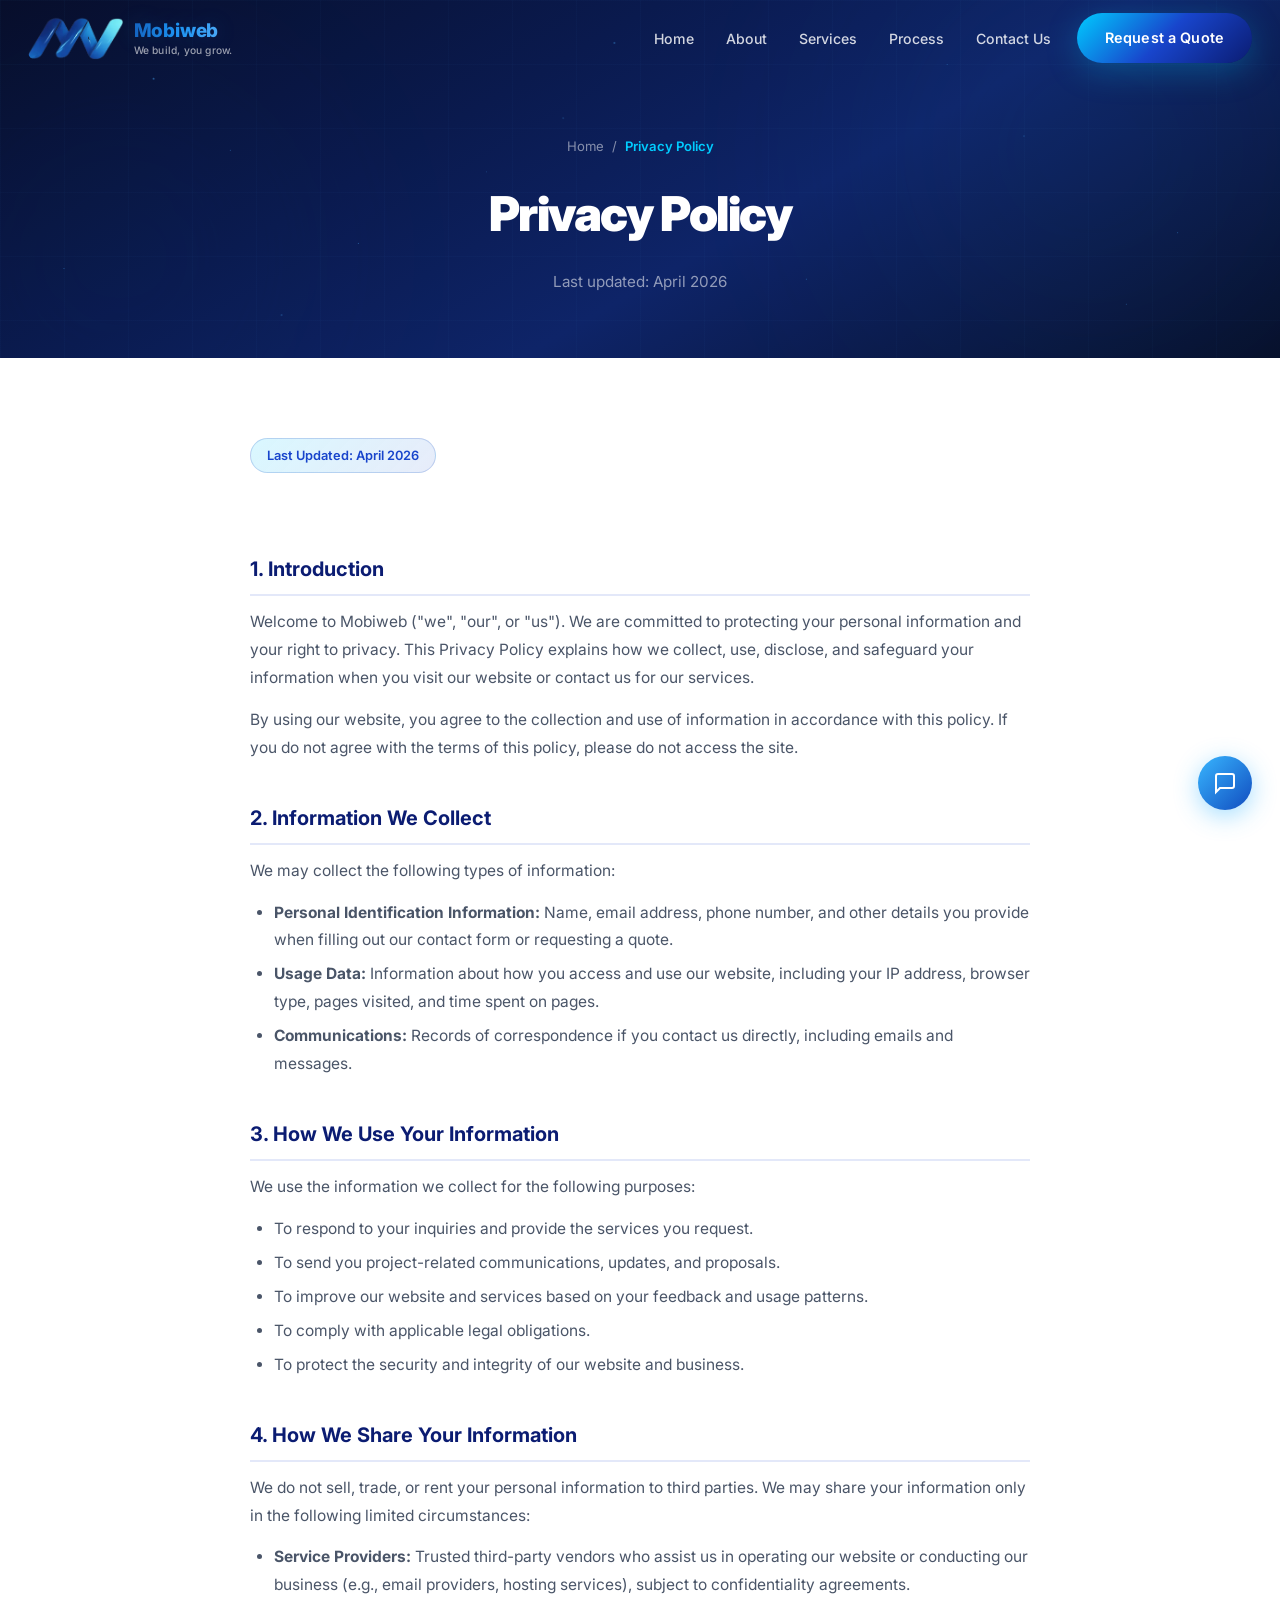
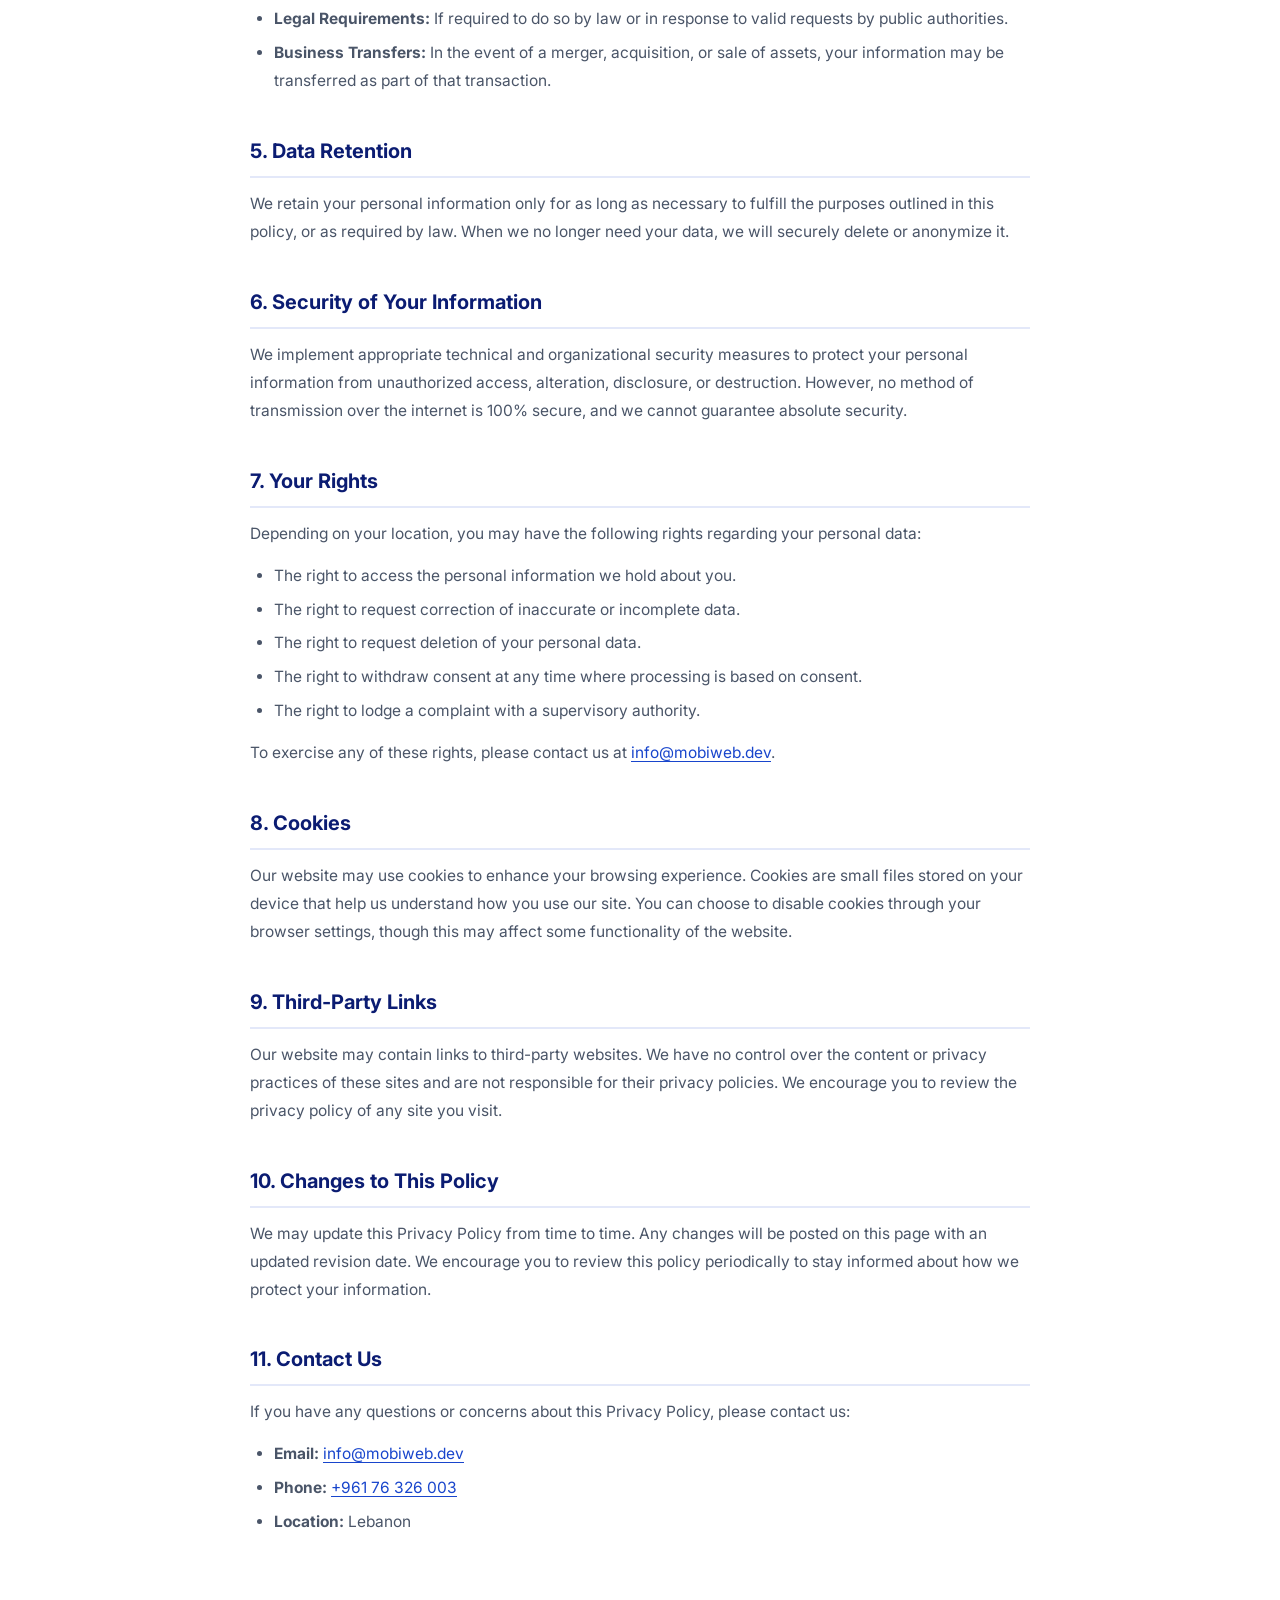
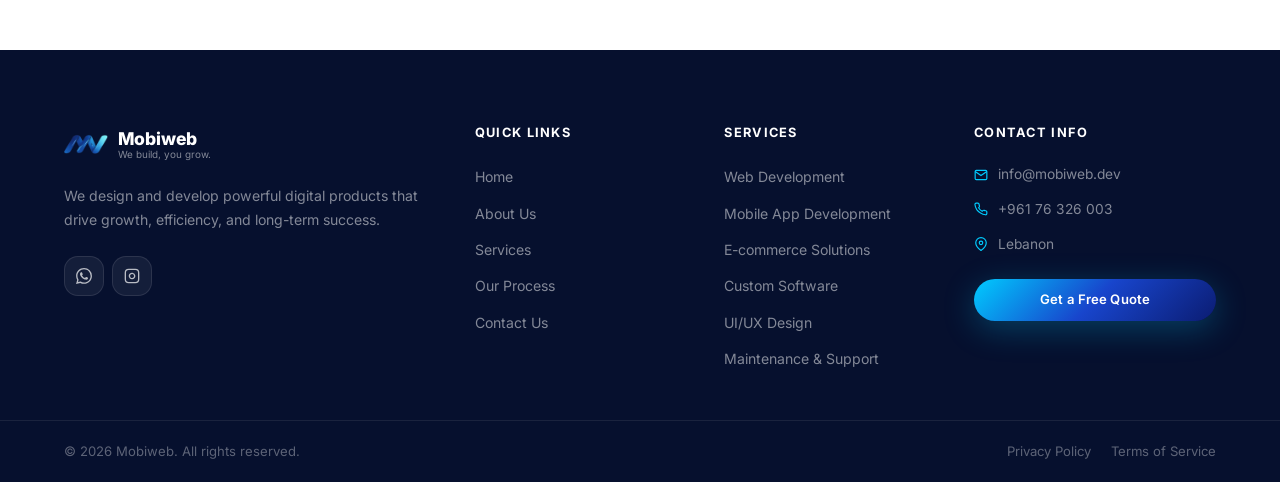
<file: privacy-policy.html>
<!DOCTYPE html>
<html lang="en">
<head>
  <meta charset="UTF-8" />
  <meta name="viewport" content="width=device-width, initial-scale=1.0" />
  <meta name="description" content="Mobiweb Privacy Policy — how we collect, use, and protect your personal information." />
  <meta name="robots" content="index, follow" />
  <title>Privacy Policy — Mobiweb</title>
  <link rel="icon" type="image/webp" href="mwlogo (1).webp" />
  <link rel="stylesheet" href="style.css" />
  <link rel="preconnect" href="https://fonts.googleapis.com" />
  <link rel="preconnect" href="https://fonts.gstatic.com" crossorigin />
  <link href="https://fonts.googleapis.com/css2?family=Inter:wght@300;400;500;600;700;800;900&display=swap" rel="stylesheet" />
  <style>
    .legal-hero {
      position: relative;
      background: var(--gradient-hero);
      overflow: hidden;
      padding: calc(var(--navbar-h) + 60px) 0 64px;
    }
    .legal-hero-inner {
      position: relative; z-index: 1;
      text-align: center;
      display: flex; flex-direction: column; align-items: center; gap: 16px;
    }
    .legal-hero h1 {
      font-size: clamp(2rem, 4vw, 3rem);
      font-weight: 900;
      color: var(--white);
      letter-spacing: -0.03em;
    }
    .legal-hero p {
      font-size: 0.95rem;
      color: rgba(255,255,255,.55);
    }
    .breadcrumb {
      display: flex; align-items: center; gap: 8px;
      font-size: 0.82rem; color: rgba(255,255,255,.5);
    }
    .breadcrumb a { color: rgba(255,255,255,.5); transition: color 0.3s; }
    .breadcrumb a:hover { color: #00CCFF; }
    .breadcrumb span[aria-current] { color: #00CCFF; font-weight: 600; }

    .legal-body {
      background: var(--white);
      padding: 80px 0 100px;
    }
    .legal-content {
      max-width: 780px;
      margin: 0 auto;
    }
    .legal-content h2 {
      font-size: 1.25rem;
      font-weight: 700;
      color: var(--text-primary);
      margin: 40px 0 12px;
      padding-bottom: 8px;
      border-bottom: 2px solid var(--border);
    }
    .legal-content h2:first-child { margin-top: 0; }
    .legal-content p {
      font-size: 0.97rem;
      color: var(--text-body);
      line-height: 1.8;
      margin-bottom: 14px;
    }
    .legal-content ul {
      list-style: disc;
      padding-left: 24px;
      margin-bottom: 14px;
    }
    .legal-content ul li {
      font-size: 0.97rem;
      color: var(--text-body);
      line-height: 1.8;
      margin-bottom: 6px;
    }
    .legal-content a {
      color: var(--blue);
      text-decoration: underline;
      text-underline-offset: 3px;
    }
    .legal-content a:hover { color: var(--bright); }
    .legal-last-updated {
      display: inline-block;
      background: var(--gradient-soft);
      border: 1px solid rgba(17,76,191,.2);
      border-radius: var(--radius-full);
      padding: 6px 16px;
      font-size: 0.8rem;
      font-weight: 600;
      color: var(--blue);
      margin-bottom: 40px;
    }
  </style>
</head>
<body>

  <!-- ===== NAVBAR ===== -->
  <nav class="navbar" id="navbar" role="navigation" aria-label="Main navigation">
    <div class="nav-container">
      <a href="index.html" class="nav-brand" aria-label="Mobiweb — Go to homepage">
        <div class="nav-logo-wrap">
          <img src="mwlogo (1).webp" alt="Mobiweb Logo" class="logo-img" />
        </div>
        <div class="nav-brand-text">
          <span class="brand-name">Mobi<span class="brand-web">web</span></span>
          <span class="brand-slogan">We build, you grow.</span>
        </div>
      </a>

      <button class="hamburger" id="hamburger" aria-label="Toggle mobile navigation menu" aria-expanded="false" aria-controls="nav-menu">
        <span class="hb-line"></span>
        <span class="hb-line"></span>
        <span class="hb-line"></span>
      </button>

      <ul class="nav-menu" id="nav-menu" role="list">
        <li><a href="index.html#home"    class="nav-link">Home</a></li>
        <li><a href="about.html"         class="nav-link">About</a></li>
        <li><a href="index.html#services" class="nav-link">Services</a></li>
        <li><a href="index.html#process" class="nav-link">Process</a></li>
        <li><a href="index.html#contact" class="nav-link">Contact Us</a></li>
        <li class="nav-cta-item"><a href="index.html#contact" class="btn btn-primary nav-cta">Request a Quote</a></li>
      </ul>

      <div class="nav-overlay" id="nav-overlay" aria-hidden="true"></div>
    </div>
  </nav>

  <!-- ===== HERO ===== -->
  <section class="legal-hero">
    <div class="hero-bg" aria-hidden="true">
      <div class="hero-orb orb-1"></div>
      <div class="hero-orb orb-2"></div>
      <div class="hero-grid-overlay"></div>
    </div>
    <div class="container legal-hero-inner">
      <nav class="breadcrumb" aria-label="Breadcrumb">
        <a href="index.html">Home</a>
        <span aria-hidden="true">/</span>
        <span aria-current="page">Privacy Policy</span>
      </nav>
      <h1>Privacy Policy</h1>
      <p>Last updated: April 2026</p>
    </div>
  </section>

  <!-- ===== CONTENT ===== -->
  <section class="legal-body">
    <div class="container">
      <div class="legal-content">
        <span class="legal-last-updated">Last Updated: April 2026</span>

        <h2>1. Introduction</h2>
        <p>Welcome to Mobiweb ("we", "our", or "us"). We are committed to protecting your personal information and your right to privacy. This Privacy Policy explains how we collect, use, disclose, and safeguard your information when you visit our website or contact us for our services.</p>
        <p>By using our website, you agree to the collection and use of information in accordance with this policy. If you do not agree with the terms of this policy, please do not access the site.</p>

        <h2>2. Information We Collect</h2>
        <p>We may collect the following types of information:</p>
        <ul>
          <li><strong>Personal Identification Information:</strong> Name, email address, phone number, and other details you provide when filling out our contact form or requesting a quote.</li>
          <li><strong>Usage Data:</strong> Information about how you access and use our website, including your IP address, browser type, pages visited, and time spent on pages.</li>
          <li><strong>Communications:</strong> Records of correspondence if you contact us directly, including emails and messages.</li>
        </ul>

        <h2>3. How We Use Your Information</h2>
        <p>We use the information we collect for the following purposes:</p>
        <ul>
          <li>To respond to your inquiries and provide the services you request.</li>
          <li>To send you project-related communications, updates, and proposals.</li>
          <li>To improve our website and services based on your feedback and usage patterns.</li>
          <li>To comply with applicable legal obligations.</li>
          <li>To protect the security and integrity of our website and business.</li>
        </ul>

        <h2>4. How We Share Your Information</h2>
        <p>We do not sell, trade, or rent your personal information to third parties. We may share your information only in the following limited circumstances:</p>
        <ul>
          <li><strong>Service Providers:</strong> Trusted third-party vendors who assist us in operating our website or conducting our business (e.g., email providers, hosting services), subject to confidentiality agreements.</li>
          <li><strong>Legal Requirements:</strong> If required to do so by law or in response to valid requests by public authorities.</li>
          <li><strong>Business Transfers:</strong> In the event of a merger, acquisition, or sale of assets, your information may be transferred as part of that transaction.</li>
        </ul>

        <h2>5. Data Retention</h2>
        <p>We retain your personal information only for as long as necessary to fulfill the purposes outlined in this policy, or as required by law. When we no longer need your data, we will securely delete or anonymize it.</p>

        <h2>6. Security of Your Information</h2>
        <p>We implement appropriate technical and organizational security measures to protect your personal information from unauthorized access, alteration, disclosure, or destruction. However, no method of transmission over the internet is 100% secure, and we cannot guarantee absolute security.</p>

        <h2>7. Your Rights</h2>
        <p>Depending on your location, you may have the following rights regarding your personal data:</p>
        <ul>
          <li>The right to access the personal information we hold about you.</li>
          <li>The right to request correction of inaccurate or incomplete data.</li>
          <li>The right to request deletion of your personal data.</li>
          <li>The right to withdraw consent at any time where processing is based on consent.</li>
          <li>The right to lodge a complaint with a supervisory authority.</li>
        </ul>
        <p>To exercise any of these rights, please contact us at <a href="mailto:info@mobiweb.dev">info@mobiweb.dev</a>.</p>

        <h2>8. Cookies</h2>
        <p>Our website may use cookies to enhance your browsing experience. Cookies are small files stored on your device that help us understand how you use our site. You can choose to disable cookies through your browser settings, though this may affect some functionality of the website.</p>

        <h2>9. Third-Party Links</h2>
        <p>Our website may contain links to third-party websites. We have no control over the content or privacy practices of these sites and are not responsible for their privacy policies. We encourage you to review the privacy policy of any site you visit.</p>

        <h2>10. Changes to This Policy</h2>
        <p>We may update this Privacy Policy from time to time. Any changes will be posted on this page with an updated revision date. We encourage you to review this policy periodically to stay informed about how we protect your information.</p>

        <h2>11. Contact Us</h2>
        <p>If you have any questions or concerns about this Privacy Policy, please contact us:</p>
        <ul>
          <li><strong>Email:</strong> <a href="mailto:info@mobiweb.dev">info@mobiweb.dev</a></li>
          <li><strong>Phone:</strong> <a href="tel:+96176326003">+961 76 326 003</a></li>
          <li><strong>Location:</strong> Lebanon</li>
        </ul>
      </div>
    </div>
  </section>

  <!-- ===== FOOTER ===== -->
  <footer class="footer" role="contentinfo">
    <div class="footer-top">
      <div class="container">
        <div class="footer-grid">
          <div class="footer-col footer-brand-col">
            <a href="index.html" class="footer-logo-link" aria-label="Mobiweb home">
              <img src="mwlogo (1).webp" alt="Mobiweb Logo" class="footer-logo-img" />
              <div class="footer-brand-text">
                <span class="footer-brand-name">Mobiweb</span>
                <span class="footer-brand-slogan">We build, you grow.</span>
              </div>
            </a>
            <p>We design and develop powerful digital products that drive growth, efficiency, and long-term success.</p>
            <div class="footer-social">
              <a href="https://wa.me/96176326003" class="soc-btn" aria-label="WhatsApp" target="_blank" rel="noopener noreferrer"><svg width="16" height="16" viewBox="0 0 24 24" fill="currentColor" aria-hidden="true"><path d="M17.472 14.382c-.297-.149-1.758-.867-2.03-.967-.273-.099-.471-.148-.67.15-.197.297-.767.966-.94 1.164-.173.199-.347.223-.644.075-.297-.15-1.255-.463-2.39-1.475-.883-.788-1.48-1.761-1.653-2.059-.173-.297-.018-.458.13-.606.134-.133.298-.347.446-.52.149-.174.198-.298.298-.497.099-.198.05-.371-.025-.52-.075-.149-.669-1.612-.916-2.207-.242-.579-.487-.5-.669-.51-.173-.008-.371-.01-.57-.01-.198 0-.52.074-.792.372-.272.297-1.04 1.016-1.04 2.479 0 1.462 1.065 2.875 1.213 3.074.149.198 2.096 3.2 5.077 4.487.709.306 1.262.489 1.694.625.712.227 1.36.195 1.871.118.571-.085 1.758-.719 2.006-1.413.248-.694.248-1.289.173-1.413-.074-.124-.272-.198-.57-.347m-5.421 7.403h-.004a9.87 9.87 0 01-5.031-1.378l-.361-.214-3.741.982.998-3.648-.235-.374a9.86 9.86 0 01-1.51-5.26c.001-5.45 4.436-9.884 9.888-9.884 2.64 0 5.122 1.03 6.988 2.898a9.825 9.825 0 012.893 6.994c-.003 5.45-4.437 9.884-9.885 9.884m8.413-18.297A11.815 11.815 0 0012.05 0C5.495 0 .16 5.335.157 11.892c0 2.096.547 4.142 1.588 5.945L.057 24l6.305-1.654a11.882 11.882 0 005.683 1.448h.005c6.554 0 11.89-5.335 11.893-11.893a11.821 11.821 0 00-3.48-8.413z"/></svg></a>
              <a href="https://www.instagram.com/mobiweb.dev?igsh=MTlpNDk3N3h0a2Myeg==" class="soc-btn" aria-label="Instagram" target="_blank" rel="noopener noreferrer"><svg width="16" height="16" viewBox="0 0 24 24" fill="none" stroke="currentColor" stroke-width="2" aria-hidden="true"><rect x="2" y="2" width="20" height="20" rx="5"/><path d="M16 11.37A4 4 0 1 1 12.63 8 4 4 0 0 1 16 11.37z"/><line x1="17.5" y1="6.5" x2="17.51" y2="6.5"/></svg></a>
            </div>
          </div>

          <nav class="footer-col" aria-label="Quick links">
            <h4>Quick Links</h4>
            <ul>
              <li><a href="index.html#home">Home</a></li>
              <li><a href="about.html">About Us</a></li>
              <li><a href="index.html#services">Services</a></li>
              <li><a href="index.html#process">Our Process</a></li>
              <li><a href="index.html#contact">Contact Us</a></li>
            </ul>
          </nav>

          <nav class="footer-col" aria-label="Services">
            <h4>Services</h4>
            <ul>
              <li><a href="index.html#services">Web Development</a></li>
              <li><a href="index.html#services">Mobile App Development</a></li>
              <li><a href="index.html#services">E-commerce Solutions</a></li>
              <li><a href="index.html#services">Custom Software</a></li>
              <li><a href="index.html#services">UI/UX Design</a></li>
              <li><a href="index.html#services">Maintenance &amp; Support</a></li>
            </ul>
          </nav>

          <div class="footer-col">
            <h4>Contact Info</h4>
            <div class="footer-contact-list">
              <div class="fci">
                <svg width="14" height="14" viewBox="0 0 24 24" fill="none" stroke="currentColor" stroke-width="2" aria-hidden="true"><path d="M4 4h16c1.1 0 2 .9 2 2v12c0 1.1-.9 2-2 2H4c-1.1 0-2-.9-2-2V6c0-1.1.9-2 2-2z"/><polyline points="22,6 12,13 2,6"/></svg>
                <a href="mailto:info@mobiweb.dev">info@mobiweb.dev</a>
              </div>
              <div class="fci">
                <svg width="14" height="14" viewBox="0 0 24 24" fill="none" stroke="currentColor" stroke-width="2" aria-hidden="true"><path d="M22 16.92v3a2 2 0 0 1-2.18 2 19.79 19.79 0 0 1-8.63-3.07A19.5 19.5 0 0 1 4.69 13a19.79 19.79 0 0 1-3.07-8.67A2 2 0 0 1 3.6 2h3a2 2 0 0 1 2 1.72c.127.96.361 1.903.7 2.81a2 2 0 0 1-.45 2.11L7.91 9.91a16 16 0 0 0 6.09 6.09l1.27-1.27a2 2 0 0 1 2.11-.45c.907.339 1.85.573 2.81.7A2 2 0 0 1 22 16.92z"/></svg>
                <a href="tel:+96176326003">+961 76 326 003</a>
              </div>
              <div class="fci">
                <svg width="14" height="14" viewBox="0 0 24 24" fill="none" stroke="currentColor" stroke-width="2" aria-hidden="true"><path d="M21 10c0 7-9 13-9 13s-9-6-9-13a9 9 0 0 1 18 0z"/><circle cx="12" cy="10" r="3"/></svg>
                <span>Lebanon</span>
              </div>
            </div>
            <a href="index.html#contact" class="btn btn-primary btn-sm footer-cta-btn">Get a Free Quote</a>
          </div>
        </div>
      </div>
    </div>
    <div class="footer-bottom">
      <div class="container">
        <p>&copy; <span id="currentYear"></span> Mobiweb. All rights reserved.</p>
        <div class="footer-legal">
          <a href="privacy-policy.html">Privacy Policy</a>
          <a href="terms-of-service.html">Terms of Service</a>
        </div>
      </div>
    </div>
  </footer>

  <script src="script.js"></script>
  <script src="chatbot.js"></script>
</body>
</html>
</file>
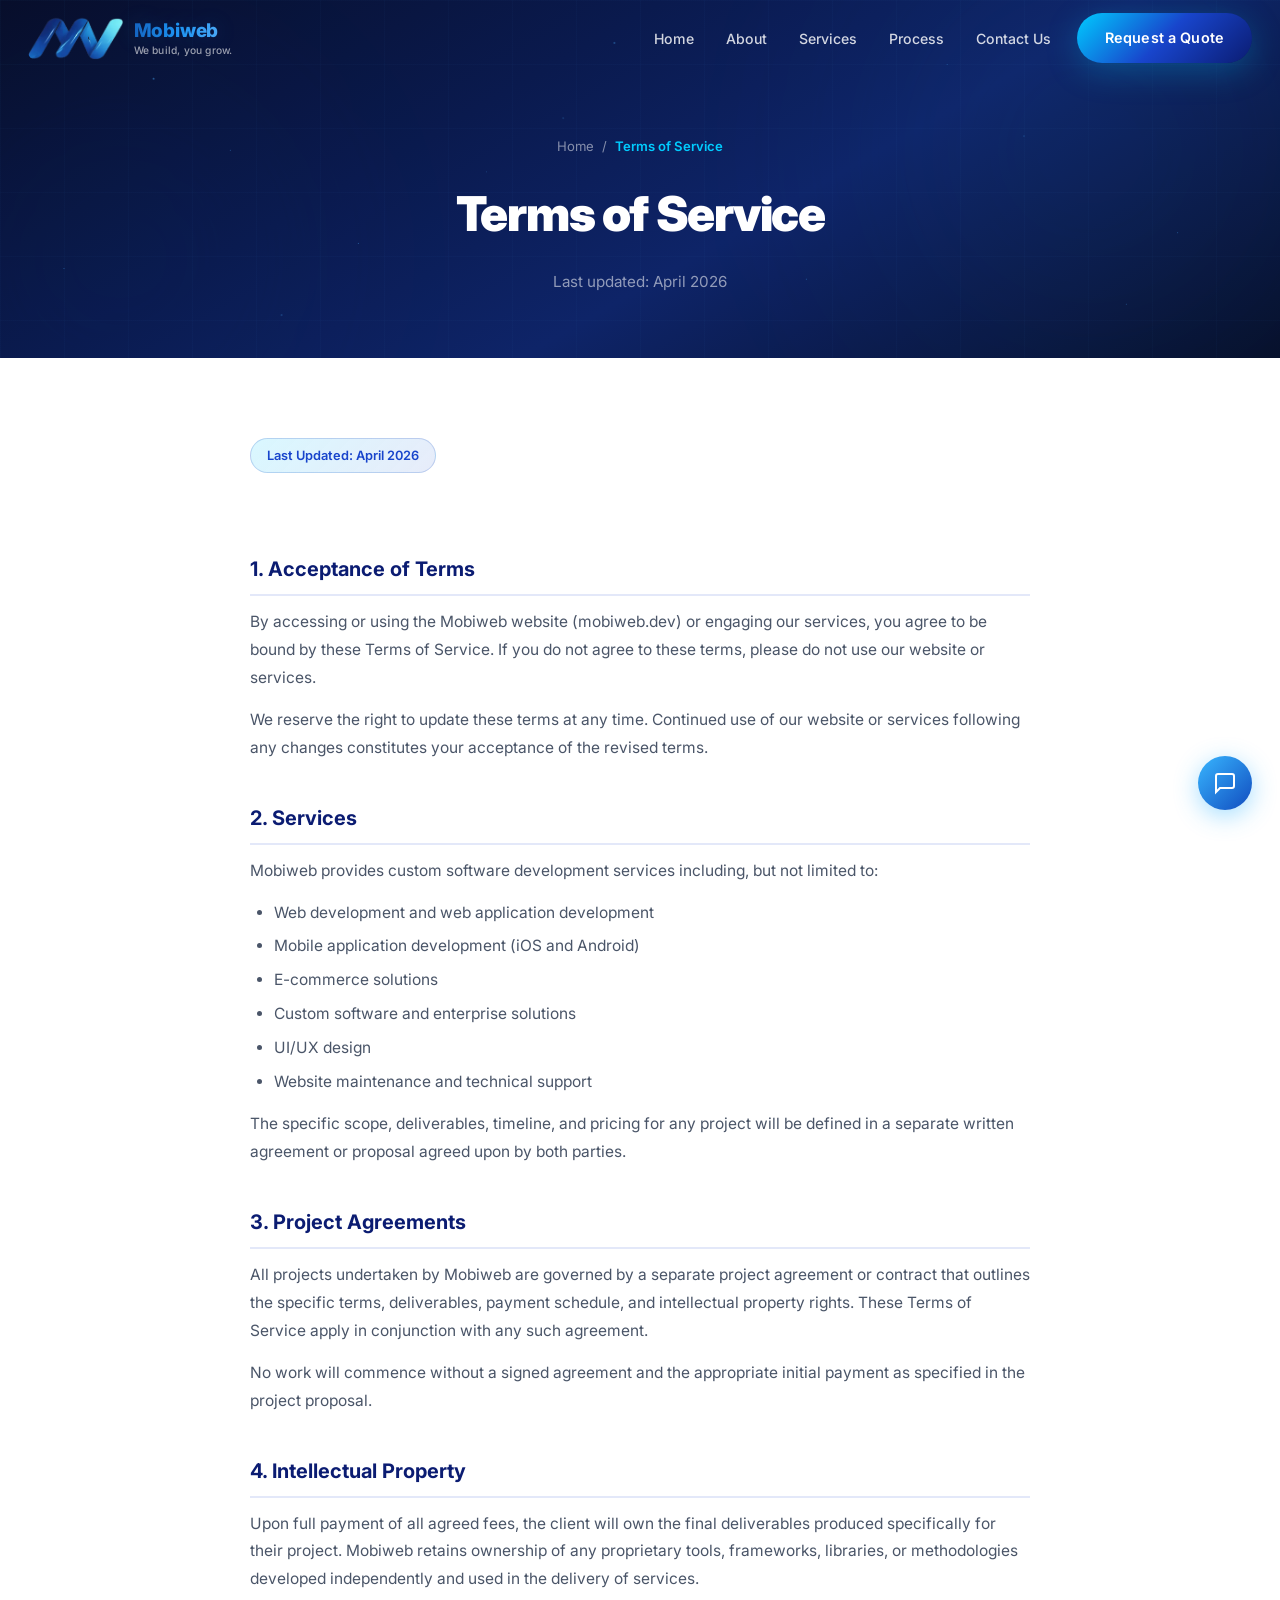
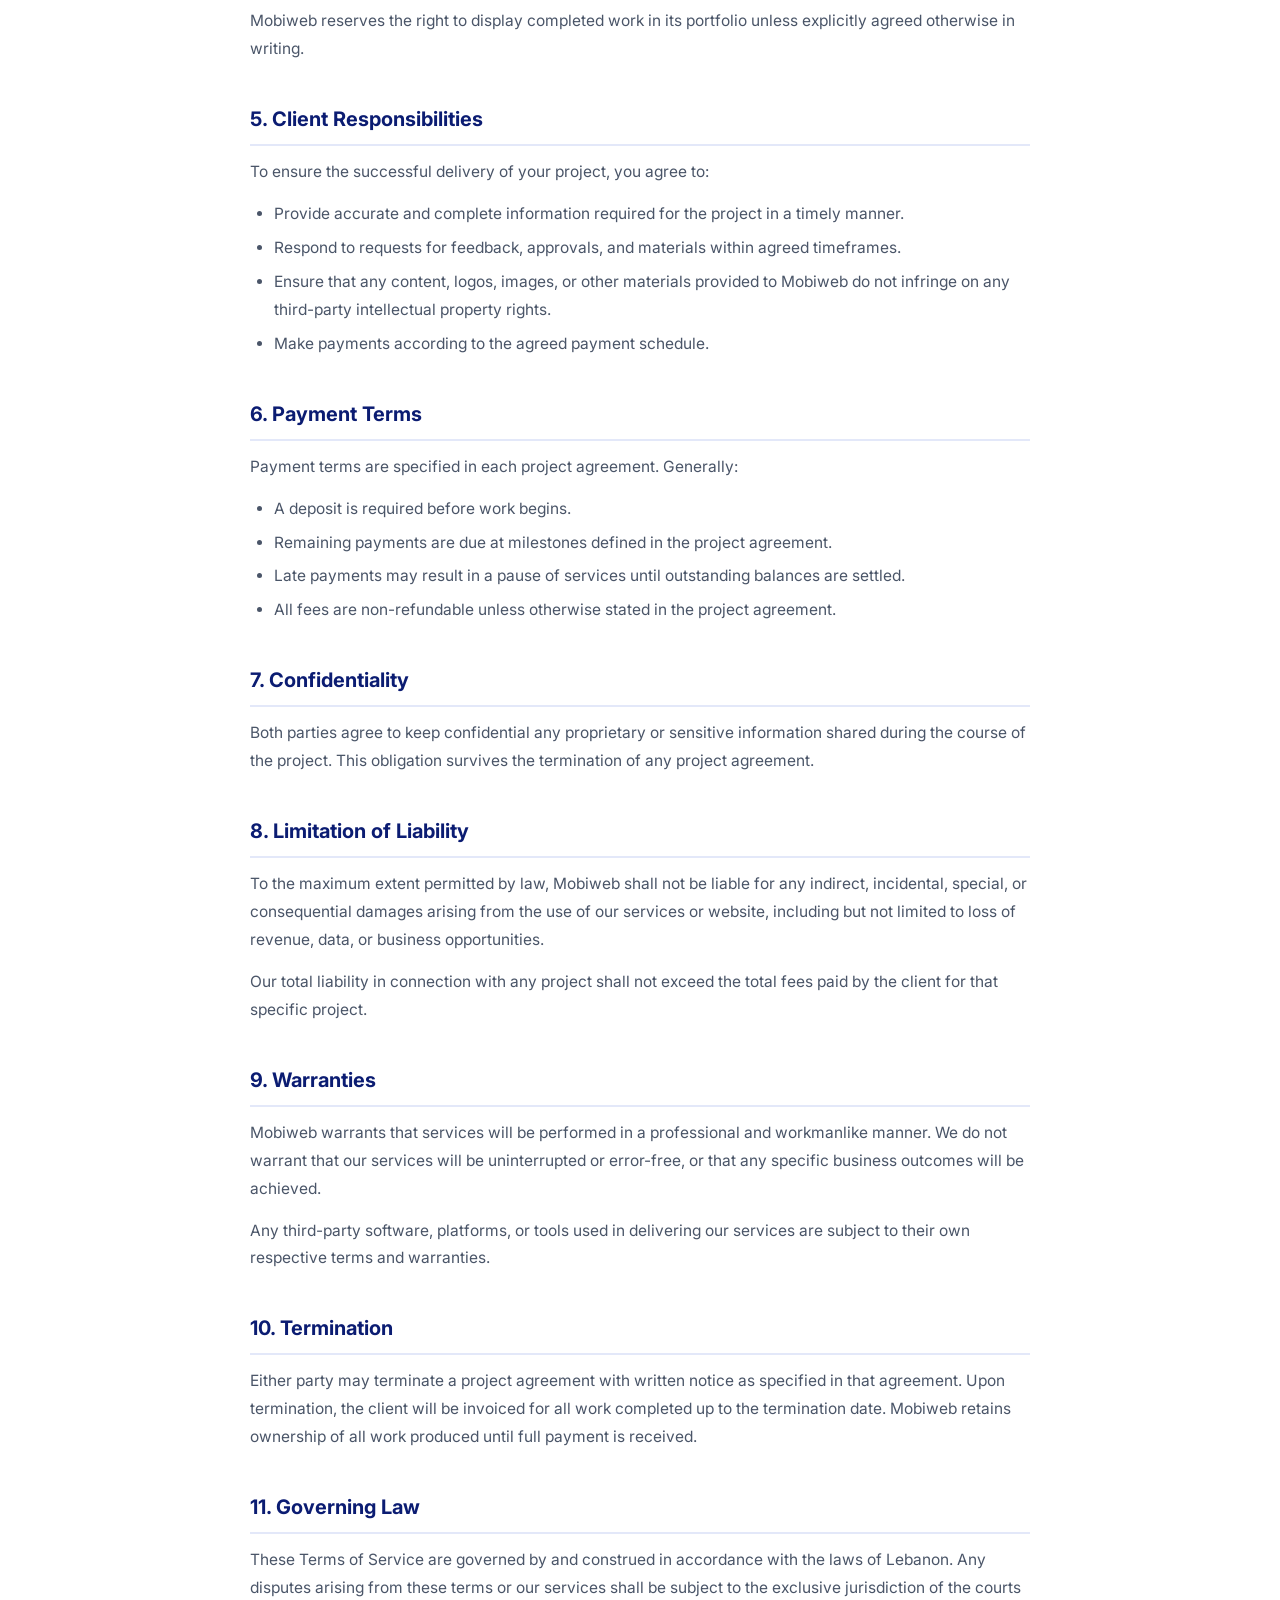
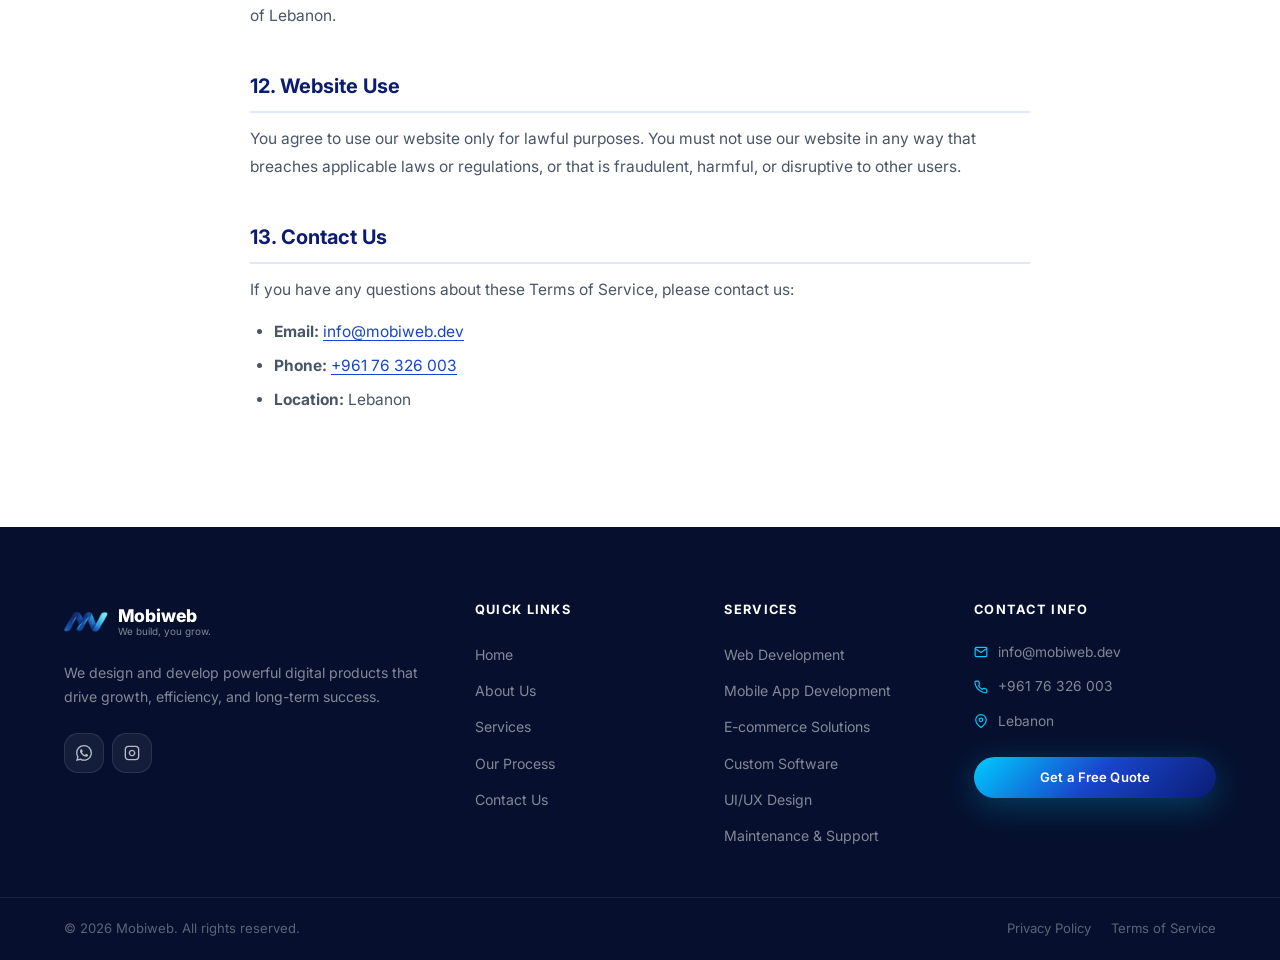
<file: terms-of-service.html>
<!DOCTYPE html>
<html lang="en">
<head>
  <meta charset="UTF-8" />
  <meta name="viewport" content="width=device-width, initial-scale=1.0" />
  <meta name="description" content="Mobiweb Terms of Service — the terms and conditions governing your use of our website and services." />
  <meta name="robots" content="index, follow" />
  <title>Terms of Service — Mobiweb</title>
  <link rel="icon" type="image/webp" href="mwlogo (1).webp" />
  <link rel="stylesheet" href="style.css" />
  <link rel="preconnect" href="https://fonts.googleapis.com" />
  <link rel="preconnect" href="https://fonts.gstatic.com" crossorigin />
  <link href="https://fonts.googleapis.com/css2?family=Inter:wght@300;400;500;600;700;800;900&display=swap" rel="stylesheet" />
  <style>
    .legal-hero {
      position: relative;
      background: var(--gradient-hero);
      overflow: hidden;
      padding: calc(var(--navbar-h) + 60px) 0 64px;
    }
    .legal-hero-inner {
      position: relative; z-index: 1;
      text-align: center;
      display: flex; flex-direction: column; align-items: center; gap: 16px;
    }
    .legal-hero h1 {
      font-size: clamp(2rem, 4vw, 3rem);
      font-weight: 900;
      color: var(--white);
      letter-spacing: -0.03em;
    }
    .legal-hero p {
      font-size: 0.95rem;
      color: rgba(255,255,255,.55);
    }
    .breadcrumb {
      display: flex; align-items: center; gap: 8px;
      font-size: 0.82rem; color: rgba(255,255,255,.5);
    }
    .breadcrumb a { color: rgba(255,255,255,.5); transition: color 0.3s; }
    .breadcrumb a:hover { color: #00CCFF; }
    .breadcrumb span[aria-current] { color: #00CCFF; font-weight: 600; }

    .legal-body {
      background: var(--white);
      padding: 80px 0 100px;
    }
    .legal-content {
      max-width: 780px;
      margin: 0 auto;
    }
    .legal-content h2 {
      font-size: 1.25rem;
      font-weight: 700;
      color: var(--text-primary);
      margin: 40px 0 12px;
      padding-bottom: 8px;
      border-bottom: 2px solid var(--border);
    }
    .legal-content h2:first-child { margin-top: 0; }
    .legal-content p {
      font-size: 0.97rem;
      color: var(--text-body);
      line-height: 1.8;
      margin-bottom: 14px;
    }
    .legal-content ul {
      list-style: disc;
      padding-left: 24px;
      margin-bottom: 14px;
    }
    .legal-content ul li {
      font-size: 0.97rem;
      color: var(--text-body);
      line-height: 1.8;
      margin-bottom: 6px;
    }
    .legal-content a {
      color: var(--blue);
      text-decoration: underline;
      text-underline-offset: 3px;
    }
    .legal-content a:hover { color: var(--bright); }
    .legal-last-updated {
      display: inline-block;
      background: var(--gradient-soft);
      border: 1px solid rgba(17,76,191,.2);
      border-radius: var(--radius-full);
      padding: 6px 16px;
      font-size: 0.8rem;
      font-weight: 600;
      color: var(--blue);
      margin-bottom: 40px;
    }
  </style>
</head>
<body>

  <!-- ===== NAVBAR ===== -->
  <nav class="navbar" id="navbar" role="navigation" aria-label="Main navigation">
    <div class="nav-container">
      <a href="index.html" class="nav-brand" aria-label="Mobiweb — Go to homepage">
        <div class="nav-logo-wrap">
          <img src="mwlogo (1).webp" alt="Mobiweb Logo" class="logo-img" />
        </div>
        <div class="nav-brand-text">
          <span class="brand-name">Mobi<span class="brand-web">web</span></span>
          <span class="brand-slogan">We build, you grow.</span>
        </div>
      </a>

      <button class="hamburger" id="hamburger" aria-label="Toggle mobile navigation menu" aria-expanded="false" aria-controls="nav-menu">
        <span class="hb-line"></span>
        <span class="hb-line"></span>
        <span class="hb-line"></span>
      </button>

      <ul class="nav-menu" id="nav-menu" role="list">
        <li><a href="index.html#home"    class="nav-link">Home</a></li>
        <li><a href="about.html"         class="nav-link">About</a></li>
        <li><a href="index.html#services" class="nav-link">Services</a></li>
        <li><a href="index.html#process" class="nav-link">Process</a></li>
        <li><a href="index.html#contact" class="nav-link">Contact Us</a></li>
        <li class="nav-cta-item"><a href="index.html#contact" class="btn btn-primary nav-cta">Request a Quote</a></li>
      </ul>

      <div class="nav-overlay" id="nav-overlay" aria-hidden="true"></div>
    </div>
  </nav>

  <!-- ===== HERO ===== -->
  <section class="legal-hero">
    <div class="hero-bg" aria-hidden="true">
      <div class="hero-orb orb-1"></div>
      <div class="hero-orb orb-2"></div>
      <div class="hero-grid-overlay"></div>
    </div>
    <div class="container legal-hero-inner">
      <nav class="breadcrumb" aria-label="Breadcrumb">
        <a href="index.html">Home</a>
        <span aria-hidden="true">/</span>
        <span aria-current="page">Terms of Service</span>
      </nav>
      <h1>Terms of Service</h1>
      <p>Last updated: April 2026</p>
    </div>
  </section>

  <!-- ===== CONTENT ===== -->
  <section class="legal-body">
    <div class="container">
      <div class="legal-content">
        <span class="legal-last-updated">Last Updated: April 2026</span>

        <h2>1. Acceptance of Terms</h2>
        <p>By accessing or using the Mobiweb website (mobiweb.dev) or engaging our services, you agree to be bound by these Terms of Service. If you do not agree to these terms, please do not use our website or services.</p>
        <p>We reserve the right to update these terms at any time. Continued use of our website or services following any changes constitutes your acceptance of the revised terms.</p>

        <h2>2. Services</h2>
        <p>Mobiweb provides custom software development services including, but not limited to:</p>
        <ul>
          <li>Web development and web application development</li>
          <li>Mobile application development (iOS and Android)</li>
          <li>E-commerce solutions</li>
          <li>Custom software and enterprise solutions</li>
          <li>UI/UX design</li>
          <li>Website maintenance and technical support</li>
        </ul>
        <p>The specific scope, deliverables, timeline, and pricing for any project will be defined in a separate written agreement or proposal agreed upon by both parties.</p>

        <h2>3. Project Agreements</h2>
        <p>All projects undertaken by Mobiweb are governed by a separate project agreement or contract that outlines the specific terms, deliverables, payment schedule, and intellectual property rights. These Terms of Service apply in conjunction with any such agreement.</p>
        <p>No work will commence without a signed agreement and the appropriate initial payment as specified in the project proposal.</p>

        <h2>4. Intellectual Property</h2>
        <p>Upon full payment of all agreed fees, the client will own the final deliverables produced specifically for their project. Mobiweb retains ownership of any proprietary tools, frameworks, libraries, or methodologies developed independently and used in the delivery of services.</p>
        <p>Mobiweb reserves the right to display completed work in its portfolio unless explicitly agreed otherwise in writing.</p>

        <h2>5. Client Responsibilities</h2>
        <p>To ensure the successful delivery of your project, you agree to:</p>
        <ul>
          <li>Provide accurate and complete information required for the project in a timely manner.</li>
          <li>Respond to requests for feedback, approvals, and materials within agreed timeframes.</li>
          <li>Ensure that any content, logos, images, or other materials provided to Mobiweb do not infringe on any third-party intellectual property rights.</li>
          <li>Make payments according to the agreed payment schedule.</li>
        </ul>

        <h2>6. Payment Terms</h2>
        <p>Payment terms are specified in each project agreement. Generally:</p>
        <ul>
          <li>A deposit is required before work begins.</li>
          <li>Remaining payments are due at milestones defined in the project agreement.</li>
          <li>Late payments may result in a pause of services until outstanding balances are settled.</li>
          <li>All fees are non-refundable unless otherwise stated in the project agreement.</li>
        </ul>

        <h2>7. Confidentiality</h2>
        <p>Both parties agree to keep confidential any proprietary or sensitive information shared during the course of the project. This obligation survives the termination of any project agreement.</p>

        <h2>8. Limitation of Liability</h2>
        <p>To the maximum extent permitted by law, Mobiweb shall not be liable for any indirect, incidental, special, or consequential damages arising from the use of our services or website, including but not limited to loss of revenue, data, or business opportunities.</p>
        <p>Our total liability in connection with any project shall not exceed the total fees paid by the client for that specific project.</p>

        <h2>9. Warranties</h2>
        <p>Mobiweb warrants that services will be performed in a professional and workmanlike manner. We do not warrant that our services will be uninterrupted or error-free, or that any specific business outcomes will be achieved.</p>
        <p>Any third-party software, platforms, or tools used in delivering our services are subject to their own respective terms and warranties.</p>

        <h2>10. Termination</h2>
        <p>Either party may terminate a project agreement with written notice as specified in that agreement. Upon termination, the client will be invoiced for all work completed up to the termination date. Mobiweb retains ownership of all work produced until full payment is received.</p>

        <h2>11. Governing Law</h2>
        <p>These Terms of Service are governed by and construed in accordance with the laws of Lebanon. Any disputes arising from these terms or our services shall be subject to the exclusive jurisdiction of the courts of Lebanon.</p>

        <h2>12. Website Use</h2>
        <p>You agree to use our website only for lawful purposes. You must not use our website in any way that breaches applicable laws or regulations, or that is fraudulent, harmful, or disruptive to other users.</p>

        <h2>13. Contact Us</h2>
        <p>If you have any questions about these Terms of Service, please contact us:</p>
        <ul>
          <li><strong>Email:</strong> <a href="mailto:info@mobiweb.dev">info@mobiweb.dev</a></li>
          <li><strong>Phone:</strong> <a href="tel:+96176326003">+961 76 326 003</a></li>
          <li><strong>Location:</strong> Lebanon</li>
        </ul>
      </div>
    </div>
  </section>

  <!-- ===== FOOTER ===== -->
  <footer class="footer" role="contentinfo">
    <div class="footer-top">
      <div class="container">
        <div class="footer-grid">
          <div class="footer-col footer-brand-col">
            <a href="index.html" class="footer-logo-link" aria-label="Mobiweb home">
              <img src="mwlogo (1).webp" alt="Mobiweb Logo" class="footer-logo-img" />
              <div class="footer-brand-text">
                <span class="footer-brand-name">Mobiweb</span>
                <span class="footer-brand-slogan">We build, you grow.</span>
              </div>
            </a>
            <p>We design and develop powerful digital products that drive growth, efficiency, and long-term success.</p>
            <div class="footer-social">
              <a href="https://wa.me/96176326003" class="soc-btn" aria-label="WhatsApp" target="_blank" rel="noopener noreferrer"><svg width="16" height="16" viewBox="0 0 24 24" fill="currentColor" aria-hidden="true"><path d="M17.472 14.382c-.297-.149-1.758-.867-2.03-.967-.273-.099-.471-.148-.67.15-.197.297-.767.966-.94 1.164-.173.199-.347.223-.644.075-.297-.15-1.255-.463-2.39-1.475-.883-.788-1.48-1.761-1.653-2.059-.173-.297-.018-.458.13-.606.134-.133.298-.347.446-.52.149-.174.198-.298.298-.497.099-.198.05-.371-.025-.52-.075-.149-.669-1.612-.916-2.207-.242-.579-.487-.5-.669-.51-.173-.008-.371-.01-.57-.01-.198 0-.52.074-.792.372-.272.297-1.04 1.016-1.04 2.479 0 1.462 1.065 2.875 1.213 3.074.149.198 2.096 3.2 5.077 4.487.709.306 1.262.489 1.694.625.712.227 1.36.195 1.871.118.571-.085 1.758-.719 2.006-1.413.248-.694.248-1.289.173-1.413-.074-.124-.272-.198-.57-.347m-5.421 7.403h-.004a9.87 9.87 0 01-5.031-1.378l-.361-.214-3.741.982.998-3.648-.235-.374a9.86 9.86 0 01-1.51-5.26c.001-5.45 4.436-9.884 9.888-9.884 2.64 0 5.122 1.03 6.988 2.898a9.825 9.825 0 012.893 6.994c-.003 5.45-4.437 9.884-9.885 9.884m8.413-18.297A11.815 11.815 0 0012.05 0C5.495 0 .16 5.335.157 11.892c0 2.096.547 4.142 1.588 5.945L.057 24l6.305-1.654a11.882 11.882 0 005.683 1.448h.005c6.554 0 11.89-5.335 11.893-11.893a11.821 11.821 0 00-3.48-8.413z"/></svg></a>
              <a href="https://www.instagram.com/mobiweb.dev?igsh=MTlpNDk3N3h0a2Myeg==" class="soc-btn" aria-label="Instagram" target="_blank" rel="noopener noreferrer"><svg width="16" height="16" viewBox="0 0 24 24" fill="none" stroke="currentColor" stroke-width="2" aria-hidden="true"><rect x="2" y="2" width="20" height="20" rx="5"/><path d="M16 11.37A4 4 0 1 1 12.63 8 4 4 0 0 1 16 11.37z"/><line x1="17.5" y1="6.5" x2="17.51" y2="6.5"/></svg></a>
            </div>
          </div>

          <nav class="footer-col" aria-label="Quick links">
            <h4>Quick Links</h4>
            <ul>
              <li><a href="index.html#home">Home</a></li>
              <li><a href="about.html">About Us</a></li>
              <li><a href="index.html#services">Services</a></li>
              <li><a href="index.html#process">Our Process</a></li>
              <li><a href="index.html#contact">Contact Us</a></li>
            </ul>
          </nav>

          <nav class="footer-col" aria-label="Services">
            <h4>Services</h4>
            <ul>
              <li><a href="index.html#services">Web Development</a></li>
              <li><a href="index.html#services">Mobile App Development</a></li>
              <li><a href="index.html#services">E-commerce Solutions</a></li>
              <li><a href="index.html#services">Custom Software</a></li>
              <li><a href="index.html#services">UI/UX Design</a></li>
              <li><a href="index.html#services">Maintenance &amp; Support</a></li>
            </ul>
          </nav>

          <div class="footer-col">
            <h4>Contact Info</h4>
            <div class="footer-contact-list">
              <div class="fci">
                <svg width="14" height="14" viewBox="0 0 24 24" fill="none" stroke="currentColor" stroke-width="2" aria-hidden="true"><path d="M4 4h16c1.1 0 2 .9 2 2v12c0 1.1-.9 2-2 2H4c-1.1 0-2-.9-2-2V6c0-1.1.9-2 2-2z"/><polyline points="22,6 12,13 2,6"/></svg>
                <a href="mailto:info@mobiweb.dev">info@mobiweb.dev</a>
              </div>
              <div class="fci">
                <svg width="14" height="14" viewBox="0 0 24 24" fill="none" stroke="currentColor" stroke-width="2" aria-hidden="true"><path d="M22 16.92v3a2 2 0 0 1-2.18 2 19.79 19.79 0 0 1-8.63-3.07A19.5 19.5 0 0 1 4.69 13a19.79 19.79 0 0 1-3.07-8.67A2 2 0 0 1 3.6 2h3a2 2 0 0 1 2 1.72c.127.96.361 1.903.7 2.81a2 2 0 0 1-.45 2.11L7.91 9.91a16 16 0 0 0 6.09 6.09l1.27-1.27a2 2 0 0 1 2.11-.45c.907.339 1.85.573 2.81.7A2 2 0 0 1 22 16.92z"/></svg>
                <a href="tel:+96176326003">+961 76 326 003</a>
              </div>
              <div class="fci">
                <svg width="14" height="14" viewBox="0 0 24 24" fill="none" stroke="currentColor" stroke-width="2" aria-hidden="true"><path d="M21 10c0 7-9 13-9 13s-9-6-9-13a9 9 0 0 1 18 0z"/><circle cx="12" cy="10" r="3"/></svg>
                <span>Lebanon</span>
              </div>
            </div>
            <a href="index.html#contact" class="btn btn-primary btn-sm footer-cta-btn">Get a Free Quote</a>
          </div>
        </div>
      </div>
    </div>
    <div class="footer-bottom">
      <div class="container">
        <p>&copy; <span id="currentYear"></span> Mobiweb. All rights reserved.</p>
        <div class="footer-legal">
          <a href="privacy-policy.html">Privacy Policy</a>
          <a href="terms-of-service.html">Terms of Service</a>
        </div>
      </div>
    </div>
  </footer>

  <script src="script.js"></script>
  <script src="chatbot.js"></script>
</body>
</html>
</file>
<file: style.css>
/* ============================================================
   MOBIWEB — style.css
   Premium Software Company Website
   Colors: Navy #0B1C72 | Blue #1845CC | Bright #00CCFF | Bg #F0F6FF
   ============================================================ */

/* ---------- Custom Properties ---------- */
:root {
  --navy:        #0B1C72;
  --blue:        #1845CC;
  --bright:      #00CCFF;
  --bg:          #F0F6FF;
  --white:       #FFFFFF;
  --dark-bg:     #06102E;
  --dark-surface:#0D1848;
  --text-primary:#0B1C72;
  --text-body:   #4A5568;
  --text-light:  #718096;
  --border:      rgba(24,69,204,0.12);
  --border-dark: rgba(255,255,255,0.08);

  --gradient:        linear-gradient(135deg, var(--bright) 0%, var(--blue) 50%, var(--navy) 100%);
  --gradient-soft:   linear-gradient(135deg, rgba(0,204,255,.15) 0%, rgba(24,69,204,.1) 100%);
  --gradient-hero:   linear-gradient(150deg, #070e2a 0%, #0a1a4e 35%, #0e2468 60%, #07102a 100%);

  --radius-sm:   8px;
  --radius-md:   14px;
  --radius-lg:   20px;
  --radius-xl:   28px;
  --radius-full: 9999px;

  --shadow-sm:   0 2px 8px rgba(11,28,114,.08);
  --shadow-md:   0 8px 32px rgba(11,28,114,.12);
  --shadow-lg:   0 20px 60px rgba(11,28,114,.16);
  --shadow-blue: 0 8px 32px rgba(0,204,255,.25);

  --transition: 0.3s cubic-bezier(0.4, 0, 0.2, 1);
  --transition-slow: 0.6s cubic-bezier(0.4, 0, 0.2, 1);

  --navbar-h: 76px;
  --font: 'Inter', -apple-system, BlinkMacSystemFont, 'Segoe UI', sans-serif;
}

/* ---------- Reset & Base ---------- */
*, *::before, *::after { box-sizing: border-box; margin: 0; padding: 0; }

html {
  scroll-behavior: smooth;
  font-size: 16px;
  -webkit-text-size-adjust: 100%;
}

body {
  font-family: var(--font);
  color: var(--text-body);
  background: var(--white);
  line-height: 1.65;
  overflow-x: hidden;
}

img, svg { display: block; max-width: 100%; }
a { color: inherit; text-decoration: none; }
ul, ol { list-style: none; }
button { cursor: pointer; border: none; background: none; font: inherit; }
input, textarea, select { font: inherit; }

/* ---------- Utility: Container ---------- */
.container {
  width: 100%;
  max-width: 1200px;
  margin: 0 auto;
  padding: 0 24px;
}

/* ---------- Utility: Gradient Text ---------- */
.gradient-text {
  background: var(--gradient);
  -webkit-background-clip: text;
  -webkit-text-fill-color: transparent;
  background-clip: text;
}

/* ---------- Utility: Buttons ---------- */
.btn {
  display: inline-flex;
  align-items: center;
  gap: 8px;
  padding: 13px 28px;
  border-radius: var(--radius-full);
  font-size: 0.9rem;
  font-weight: 600;
  letter-spacing: 0.01em;
  transition: var(--transition);
  white-space: nowrap;
}

.btn-primary {
  background: var(--gradient);
  color: var(--white);
  box-shadow: var(--shadow-blue);
}
.btn-primary:hover {
  transform: translateY(-2px);
  box-shadow: 0 12px 40px rgba(0,204,255,.35);
  filter: brightness(1.08);
}
.btn-primary:active { transform: translateY(0); }

.btn-ghost {
  background: rgba(255,255,255,0.06);
  color: var(--white);
  border: 1.5px solid rgba(255,255,255,0.25);
  backdrop-filter: blur(8px);
}
.btn-ghost:hover {
  background: rgba(255,255,255,0.14);
  border-color: rgba(255,255,255,0.45);
  transform: translateY(-2px);
}

.btn-outline {
  background: transparent;
  color: var(--blue);
  border: 1.5px solid var(--blue);
}
.btn-outline:hover {
  background: var(--blue);
  color: var(--white);
  transform: translateY(-2px);
}

.btn-lg { padding: 16px 36px; font-size: 1rem; }
.btn-sm { padding: 10px 20px; font-size: 0.82rem; }
.btn-full { width: 100%; justify-content: center; }

/* ============================================================
   NAVBAR
   ============================================================ */
.navbar {
  position: fixed;
  top: 0; left: 0; right: 0;
  z-index: 1000;
  height: var(--navbar-h);
  transition: background var(--transition), box-shadow var(--transition), backdrop-filter var(--transition);
}

.navbar.scrolled {
  background: rgba(3,10,28,0.92);
  backdrop-filter: blur(18px);
  -webkit-backdrop-filter: blur(18px);
  box-shadow: 0 4px 24px rgba(0,0,0,0.3);
}

.nav-container {
  display: flex;
  align-items: center;
  justify-content: space-between;
  height: 100%;
  max-width: 1280px;
  margin: 0 auto;
  padding: 0 28px;
  position: relative;
}

/* Brand */
.nav-brand {
  display: flex;
  align-items: center;
  gap: 10px;
  z-index: 1001;
}

.nav-logo-wrap {
  flex-shrink: 0;
  display: flex;
  align-items: center;
}
.logo-img {
  height: 44px;
  width: auto;
  object-fit: contain;
  display: block;
  border-radius: 8px;
  transition: transform var(--transition), opacity var(--transition);
}
.nav-brand:hover .logo-img {
  transform: scale(1.04);
  opacity: 0.9;
}

.nav-brand-text {
  display: flex;
  flex-direction: column;
  line-height: 1.25;
  gap: 1px;
}
.brand-name {
  font-size: 1.18rem;
  font-weight: 800;
  letter-spacing: -0.01em;
  background: linear-gradient(90deg, #1565C0 0%, #2196F3 45%, #42A5F5 78%, #64B5F6 100%);
  -webkit-background-clip: text;
  -webkit-text-fill-color: transparent;
  background-clip: text;
  text-shadow: 0 0 22px rgba(66,165,245,.22), 0 0 48px rgba(33,150,243,.12);
}
.brand-web {
  /* inherits gradient from .brand-name */
}
.brand-slogan {
  font-size: 0.64rem;
  font-weight: 500;
  color: rgba(255, 255, 255, 0.6);
  letter-spacing: 0.02em;
}

/* Nav links */
.nav-menu {
  display: flex;
  align-items: center;
  gap: 4px;
}

.nav-link {
  padding: 8px 14px;
  font-size: 0.88rem;
  font-weight: 500;
  color: rgba(255,255,255,0.82);
  border-radius: var(--radius-sm);
  transition: color var(--transition), background var(--transition);
  position: relative;
}
.nav-link::after {
  content: '';
  position: absolute;
  bottom: 4px; left: 50%;
  transform: translateX(-50%) scaleX(0);
  width: 20px; height: 2px;
  background: var(--bright);
  border-radius: 2px;
  transition: transform var(--transition);
}
.nav-link:hover { color: var(--white); }
.nav-link:hover::after { transform: translateX(-50%) scaleX(1); }

.nav-cta { margin-left: 8px; }

/* Hamburger */
.hamburger {
  display: none;
  flex-direction: column;
  gap: 5px;
  padding: 8px;
  z-index: 1001;
}
.hb-line {
  display: block;
  width: 24px;
  height: 2px;
  background: var(--white);
  border-radius: 2px;
  transition: var(--transition);
  transform-origin: center;
}

.hamburger.open .hb-line:nth-child(1) { transform: translateY(7px) rotate(45deg); }
.hamburger.open .hb-line:nth-child(2) { opacity: 0; transform: scaleX(0); }
.hamburger.open .hb-line:nth-child(3) { transform: translateY(-7px) rotate(-45deg); }

/* Mobile overlay */
.nav-overlay {
  display: none;
  position: fixed;
  inset: 0;
  background: rgba(0,0,0,0.55);
  backdrop-filter: blur(4px);
  z-index: 998;
  opacity: 0;
  pointer-events: none;
  transition: opacity var(--transition);
}
.nav-overlay.active { opacity: 1; pointer-events: auto; }

/* ============================================================
   HERO
   ============================================================ */
.hero {
  position: relative;
  min-height: 100vh;
  background:
    /* Edge vignette for depth */
    radial-gradient(ellipse at 50% 50%, transparent 42%, rgba(4,7,20,0.72) 100%),
    /* Center-right glow behind logo */
    radial-gradient(ellipse at 74% 52%, rgba(66,165,245,.09) 0%, transparent 52%),
    /* Top-left ambient */
    radial-gradient(ellipse at 10% 18%, rgba(21,101,192,.13) 0%, transparent 48%),
    /* Base gradient */
    linear-gradient(150deg, #070e2a 0%, #0a1a4e 35%, #0e2468 60%, #07102a 100%);
  display: flex;
  align-items: center;
  overflow: hidden;
  padding-top: var(--navbar-h);
}

/* Animated background */
.hero-bg { position: absolute; inset: 0; pointer-events: none; }

/* Scattered particles */
.hero-bg::after {
  content: '';
  position: absolute;
  inset: 0;
  background-image:
    radial-gradient(1.5px 1.5px at 12% 22%, rgba(66,165,245,.55) 0%, transparent 100%),
    radial-gradient(1px   1px   at 28% 68%, rgba(66,165,245,.40) 0%, transparent 100%),
    radial-gradient(1.5px 1.5px at 48% 12%, rgba(66,165,245,.45) 0%, transparent 100%),
    radial-gradient(1px   1px   at 63% 78%, rgba(66,165,245,.35) 0%, transparent 100%),
    radial-gradient(1px   1px   at 80% 38%, rgba(66,165,245,.40) 0%, transparent 100%),
    radial-gradient(1.5px 1.5px at 22% 88%, rgba(66,165,245,.30) 0%, transparent 100%),
    radial-gradient(1px   1px   at 92% 65%, rgba(66,165,245,.35) 0%, transparent 100%),
    radial-gradient(1px   1px   at 38% 48%, rgba(66,165,245,.22) 0%, transparent 100%),
    radial-gradient(1.5px 1.5px at 57% 57%, rgba(66,165,245,.28) 0%, transparent 100%),
    radial-gradient(1px   1px   at 74% 18%, rgba(66,165,245,.30) 0%, transparent 100%),
    radial-gradient(1px   1px   at 5%  75%, rgba(66,165,245,.38) 0%, transparent 100%),
    radial-gradient(1.5px 1.5px at 44% 33%, rgba(66,165,245,.22) 0%, transparent 100%),
    radial-gradient(1px   1px   at 88% 85%, rgba(66,165,245,.28) 0%, transparent 100%),
    radial-gradient(1px   1px   at 18% 42%, rgba(66,165,245,.32) 0%, transparent 100%);
  pointer-events: none;
}

.hero-orb {
  position: absolute;
  border-radius: 50%;
  filter: blur(110px);
  opacity: 0.28;
  pointer-events: none;
}
.orb-1 {
  width: 560px; height: 560px;
  top: -130px; right: -90px;
  background: radial-gradient(circle, rgba(66,165,245,.28) 0%, rgba(21,101,192,.12) 55%, transparent 100%);
  animation: float1 9s ease-in-out infinite;
}
.orb-2 {
  width: 380px; height: 380px;
  bottom: -90px; left: -70px;
  background: radial-gradient(circle, rgba(10,26,78,.65) 0%, rgba(21,101,192,.18) 58%, transparent 100%);
  animation: float2 11s ease-in-out infinite;
}
.orb-3 {
  width: 280px; height: 280px;
  top: 38%; left: 34%;
  background: radial-gradient(circle, rgba(21,101,192,.14) 0%, rgba(66,165,245,.06) 65%, transparent 100%);
  animation: float1 13s ease-in-out infinite reverse;
}

/* Grid — almost invisible */
.hero-grid-overlay {
  position: absolute; inset: 0;
  background-image:
    linear-gradient(rgba(66,165,245,.028) 1px, transparent 1px),
    linear-gradient(90deg, rgba(66,165,245,.028) 1px, transparent 1px);
  background-size: 64px 64px;
  pointer-events: none;
}

@keyframes float1 {
  0%, 100% { transform: translateY(0) scale(1); }
  50%       { transform: translateY(-30px) scale(1.04); }
}
@keyframes float2 {
  0%, 100% { transform: translateY(0) scale(1); }
  50%       { transform: translateY(25px) scale(0.97); }
}

/* Hero layout */
.hero-inner {
  display: grid;
  grid-template-columns: 1fr 1fr;
  gap: 60px;
  align-items: center;
  padding-top: 60px;
  padding-bottom: 80px;
  position: relative;
  z-index: 1;
}

/* Hero content */
.hero-badge {
  display: inline-flex;
  align-items: center;
  gap: 8px;
  background: rgba(0,204,255,.12);
  border: 1px solid rgba(0,204,255,.3);
  color: var(--bright);
  border-radius: var(--radius-full);
  padding: 6px 16px;
  font-size: 0.78rem;
  font-weight: 600;
  letter-spacing: 0.04em;
  text-transform: uppercase;
  margin-bottom: 24px;
}
.badge-dot {
  width: 7px; height: 7px;
  background: var(--bright);
  border-radius: 50%;
  box-shadow: 0 0 8px var(--bright);
  animation: pulse 2s ease-in-out infinite;
}
@keyframes pulse {
  0%, 100% { opacity: 1; transform: scale(1); }
  50%       { opacity: 0.6; transform: scale(0.85); }
}

.hero-title {
  font-size: clamp(2.4rem, 4.5vw, 3.8rem);
  font-weight: 900;
  color: var(--white);
  line-height: 1.12;
  letter-spacing: -0.03em;
  margin-bottom: 22px;
}

.hero-subtitle {
  font-size: 1.05rem;
  color: rgba(255,255,255,0.7);
  line-height: 1.7;
  margin-bottom: 38px;
  max-width: 480px;
}

.hero-actions {
  display: flex;
  gap: 14px;
  flex-wrap: wrap;
  margin-bottom: 52px;
}

.hero-stats {
  display: flex;
  align-items: center;
  gap: 24px;
}
.stat strong {
  display: block;
  font-size: 1.7rem;
  font-weight: 900;
  color: var(--white);
  line-height: 1;
  background: var(--gradient);
  -webkit-background-clip: text;
  -webkit-text-fill-color: transparent;
  background-clip: text;
}
.stat span {
  font-size: 0.78rem;
  color: rgba(255,255,255,0.55);
  font-weight: 500;
  margin-top: 3px;
}
.stat-sep {
  width: 1px; height: 36px;
  background: rgba(255,255,255,0.15);
}

/* Hero visual */
.hero-visual {
  position: relative;
  display: flex;
  justify-content: center;
  align-items: center;
  height: 420px;
}

/* Cinematic radial spotlight behind logo */
.hero-visual::before {
  content: '';
  position: absolute;
  width: 460px; height: 460px;
  background: radial-gradient(circle, rgba(66,165,245,.10) 0%, rgba(21,101,192,.05) 50%, transparent 72%);
  border-radius: 50%;
  pointer-events: none;
  z-index: 0;
}

.hero-logo-ring {
  position: relative;
  width: 260px; height: 260px;
  display: flex;
  align-items: center;
  justify-content: center;
}

.ring-pulse {
  position: absolute;
  border-radius: 50%;
  border: 1px solid rgba(66,165,245,.2);
  animation: ringPulse 3.5s ease-in-out infinite;
}
.ring-1 { width: 260px; height: 260px; animation-delay: 0s; }
.ring-2 { width: 320px; height: 320px; animation-delay: 1s; opacity: 0.5; }

@keyframes ringPulse {
  0%, 100% { transform: scale(1);    opacity: 0.35; }
  50%       { transform: scale(1.05); opacity: 0.7; }
}

.hero-logo-center {
  width: 180px; height: 180px;
  background: rgba(255,255,255,0.03);
  backdrop-filter: blur(20px);
  -webkit-backdrop-filter: blur(20px);
  border: 1px solid rgba(66,165,245,.14);
  border-radius: 50%;
  display: flex;
  align-items: center;
  justify-content: center;
  box-shadow:
    0 24px 80px rgba(66,165,245,.12),
    0 8px 32px rgba(10,26,78,.45),
    inset 0 1px 0 rgba(255,255,255,.08);
  position: relative;
  z-index: 1;
}
.hero-logo-img {
  width: 148px;
  height: 120px;
  object-fit: contain;
  filter: drop-shadow(0 0 18px rgba(66,165,245,.4)) drop-shadow(0 4px 20px rgba(10,26,78,.6));
  animation: heroLogoFloat 6s ease-in-out infinite;
}
@keyframes heroLogoFloat {
  0%, 100% { filter: drop-shadow(0 0 18px rgba(66,165,245,.40)) drop-shadow(0 4px 20px rgba(10,26,78,.6)); }
  50%       { filter: drop-shadow(0 0 28px rgba(66,165,245,.60)) drop-shadow(0 6px 24px rgba(10,26,78,.7)); }
}

/* Floating cards */
.float-card {
  position: absolute;
  display: flex;
  align-items: center;
  gap: 10px;
  background: rgba(255,255,255,0.06);
  backdrop-filter: blur(16px);
  border: 1px solid rgba(255,255,255,0.12);
  border-radius: var(--radius-md);
  padding: 12px 18px;
  color: var(--white);
  font-size: 0.82rem;
  font-weight: 600;
  box-shadow: 0 8px 32px rgba(0,0,0,.2);
  white-space: nowrap;
}
.fc-icon {
  width: 34px; height: 34px;
  background: rgba(0,204,255,.15);
  border-radius: var(--radius-sm);
  display: flex; align-items: center; justify-content: center;
}

.fc-1 { top: 30px; right: -10px; animation: floatCard 6s ease-in-out infinite; }
.fc-2 { bottom: 50px; right: -20px; animation: floatCard 8s ease-in-out infinite 1s; }
.fc-3 { top: 50%; left: -20px; transform: translateY(-50%); animation: floatCard 7s ease-in-out infinite 2s; }

@keyframes floatCard {
  0%, 100% { transform: translateY(0); }
  50%       { transform: translateY(-10px); }
}
.fc-3 { animation-name: floatCard3; }
@keyframes floatCard3 {
  0%, 100% { transform: translateY(-50%); }
  50%       { transform: translateY(calc(-50% - 10px)); }
}

/* Scroll indicator */
.scroll-indicator {
  position: absolute;
  bottom: 32px; left: 50%;
  transform: translateX(-50%);
  display: flex;
  flex-direction: column;
  align-items: center;
  gap: 8px;
  color: rgba(255,255,255,.5);
  font-size: 0.72rem;
  font-weight: 500;
  letter-spacing: 0.08em;
  text-transform: uppercase;
  z-index: 2;
}
.scroll-mouse {
  width: 22px; height: 36px;
  border: 1.5px solid rgba(255,255,255,.35);
  border-radius: 12px;
  display: flex;
  justify-content: center;
  padding-top: 6px;
}
.scroll-wheel {
  width: 3px; height: 7px;
  background: rgba(255,255,255,.6);
  border-radius: 2px;
  animation: scrollWheel 2s ease-in-out infinite;
}
@keyframes scrollWheel {
  0%   { transform: translateY(0); opacity: 1; }
  80%  { transform: translateY(10px); opacity: 0; }
  100% { transform: translateY(0); opacity: 0; }
}

/* ============================================================
   SECTIONS — shared
   ============================================================ */
.section { padding: 100px 0; }

.section-header {
  text-align: center;
  max-width: 680px;
  margin: 0 auto 72px;
}

.section-badge {
  display: inline-flex;
  align-items: center;
  background: var(--gradient-soft);
  color: var(--blue);
  border: 1px solid rgba(24,69,204,.2);
  border-radius: var(--radius-full);
  padding: 5px 16px;
  font-size: 0.76rem;
  font-weight: 700;
  letter-spacing: 0.08em;
  text-transform: uppercase;
  margin-bottom: 16px;
}

.section-title {
  font-size: clamp(1.8rem, 3.5vw, 2.8rem);
  font-weight: 800;
  color: var(--text-primary);
  line-height: 1.2;
  letter-spacing: -0.025em;
  margin-bottom: 16px;
}

.section-subtitle {
  font-size: 1.02rem;
  color: var(--text-light);
  line-height: 1.7;
}

/* ============================================================
   ABOUT
   ============================================================ */
.about-section { background: var(--bg); }

.about-grid {
  display: grid;
  grid-template-columns: 1fr 1fr;
  gap: 64px;
  align-items: center;
}

.about-text p {
  font-size: 1rem;
  color: var(--text-body);
  line-height: 1.75;
  margin-bottom: 18px;
}

.check-list {
  margin-top: 28px;
  display: flex;
  flex-direction: column;
  gap: 12px;
}
.check-list li {
  display: flex;
  align-items: center;
  gap: 12px;
  font-size: 0.95rem;
  font-weight: 500;
  color: var(--text-primary);
}
.check-icon {
  width: 26px; height: 26px;
  min-width: 26px;
  background: var(--gradient);
  border-radius: 50%;
  display: flex;
  align-items: center;
  justify-content: center;
  color: var(--white);
}

/* Mission/Vision cards */
.about-cards {
  display: flex;
  flex-direction: column;
  gap: 20px;
}

.mv-card {
  padding: 32px;
  border-radius: var(--radius-lg);
  position: relative;
  overflow: hidden;
  transition: transform var(--transition), box-shadow var(--transition);
}
.mv-card:hover {
  transform: translateY(-4px);
  box-shadow: var(--shadow-lg);
}
.mv-card::before {
  content: '';
  position: absolute;
  inset: 0;
  border-radius: inherit;
  padding: 1.5px;
  background: var(--gradient);
  -webkit-mask: linear-gradient(#fff 0 0) content-box, linear-gradient(#fff 0 0);
  mask: linear-gradient(#fff 0 0) content-box, linear-gradient(#fff 0 0);
  -webkit-mask-composite: xor;
  mask-composite: exclude;
}

.mv-mission { background: linear-gradient(135deg, rgba(24,69,204,.05) 0%, rgba(0,204,255,.05) 100%); }
.mv-vision  { background: linear-gradient(135deg, rgba(11,28,114,.04) 0%, rgba(24,69,204,.06) 100%); }

.mv-icon {
  width: 52px; height: 52px;
  background: var(--gradient);
  border-radius: var(--radius-md);
  display: flex; align-items: center; justify-content: center;
  color: var(--white);
  margin-bottom: 18px;
  box-shadow: var(--shadow-blue);
}

.mv-card h3 {
  font-size: 1.15rem;
  font-weight: 700;
  color: var(--text-primary);
  margin-bottom: 10px;
}
.mv-card p {
  font-size: 0.93rem;
  color: var(--text-body);
  line-height: 1.7;
}

/* About — simplified single-column layout */
.about-simple {
  max-width: 600px;
  margin: 0 auto;
}

/* About — Know More CTA strip */
.about-cta-strip {
  margin-top: 56px;
  background: linear-gradient(135deg, rgba(24,69,204,.07) 0%, rgba(0,204,255,.07) 100%);
  border: 1.5px solid rgba(0,204,255,.2);
  border-radius: var(--radius-lg);
  padding: 32px 40px;
  display: flex;
  align-items: center;
  justify-content: space-between;
  gap: 24px;
  flex-wrap: wrap;
}
.about-cta-strip p {
  font-size: 1rem;
  font-weight: 500;
  color: var(--text-primary);
  margin: 0;
}
@media (max-width: 600px) {
  .about-cta-strip { flex-direction: column; align-items: flex-start; padding: 24px 20px; }
}

/* ============================================================
   SERVICES
   ============================================================ */
.services-section { background: var(--white); }

.services-grid {
  display: grid;
  grid-template-columns: repeat(3, 1fr);
  gap: 24px;
}

.service-card {
  background: var(--white);
  border: 1.5px solid var(--border);
  border-radius: var(--radius-lg);
  padding: 36px 30px;
  transition: transform var(--transition), box-shadow var(--transition), border-color var(--transition);
  position: relative;
  overflow: hidden;
  cursor: pointer;
  touch-action: manipulation;
}
.service-card::before {
  content: '';
  position: absolute;
  top: 0; left: 0; right: 0;
  height: 3px;
  background: var(--gradient);
  transform: scaleX(0);
  transform-origin: left;
  transition: transform var(--transition);
}
.service-card:hover {
  transform: translateY(-6px);
  box-shadow: var(--shadow-lg);
  border-color: rgba(0,204,255,.3);
}
.service-card:hover::before { transform: scaleX(1); }

.sc-icon {
  width: 58px; height: 58px;
  background: var(--gradient-soft);
  border-radius: var(--radius-md);
  display: flex; align-items: center; justify-content: center;
  color: var(--blue);
  margin-bottom: 22px;
  transition: background var(--transition), color var(--transition), box-shadow var(--transition);
}
.service-card:hover .sc-icon {
  background: var(--gradient);
  color: var(--white);
  box-shadow: var(--shadow-blue);
}

.service-card h3 {
  font-size: 1.05rem;
  font-weight: 700;
  color: var(--text-primary);
  margin-bottom: 10px;
}
.service-card p {
  font-size: 0.9rem;
  color: var(--text-body);
  line-height: 1.7;
  margin-bottom: 20px;
}

.sc-tags {
  display: flex;
  flex-wrap: wrap;
  gap: 6px;
  margin-bottom: 22px;
}
.sc-tags span {
  font-size: 0.72rem;
  font-weight: 600;
  color: var(--blue);
  background: rgba(24,69,204,.08);
  border-radius: var(--radius-full);
  padding: 3px 10px;
}

.sc-link {
  display: inline-flex;
  align-items: center;
  gap: 6px;
  font-size: 0.85rem;
  font-weight: 600;
  color: var(--blue);
  transition: gap var(--transition), color var(--transition);
}
.sc-link:hover { color: var(--bright); gap: 10px; }

/* ============================================================
   PROCESS
   ============================================================ */
.process-section { background: var(--dark-bg); }

.process-section .section-title { color: var(--white); }
.process-section .section-subtitle { color: rgba(255,255,255,.6); }
.process-section .section-badge { color: var(--bright); border-color: rgba(0,204,255,.25); background: rgba(0,204,255,.08); }

.process-list {
  display: grid;
  grid-template-columns: repeat(3, 1fr);
  gap: 2px;
  position: relative;
}

/* Connecting line */
.process-list::before {
  content: '';
  position: absolute;
  top: 50px; left: 0; right: 0;
  height: 1px;
  background: linear-gradient(90deg, transparent, rgba(0,204,255,.3) 20%, rgba(0,204,255,.3) 80%, transparent);
  pointer-events: none;
}

.process-step {
  background: rgba(255,255,255,.03);
  border: 1px solid rgba(255,255,255,.07);
  border-radius: var(--radius-lg);
  padding: 36px 28px;
  transition: transform var(--transition), background var(--transition), border-color var(--transition);
  position: relative;
}
.process-step:hover {
  transform: translateY(-6px);
  background: rgba(0,204,255,.06);
  border-color: rgba(0,204,255,.25);
}

.ps-number {
  font-size: 3.5rem;
  font-weight: 900;
  color: rgba(0,204,255,.12);
  line-height: 1;
  position: absolute;
  top: 20px; right: 22px;
  letter-spacing: -0.05em;
}

.ps-icon {
  width: 52px; height: 52px;
  background: rgba(0,204,255,.12);
  border-radius: var(--radius-md);
  display: flex; align-items: center; justify-content: center;
  color: var(--bright);
  margin-bottom: 20px;
  transition: background var(--transition), box-shadow var(--transition);
}
.process-step:hover .ps-icon {
  background: var(--gradient);
  color: var(--white);
  box-shadow: var(--shadow-blue);
}

.ps-body h3 {
  font-size: 1.05rem;
  font-weight: 700;
  color: var(--white);
  margin-bottom: 10px;
}
.ps-body p {
  font-size: 0.88rem;
  color: rgba(255,255,255,.55);
  line-height: 1.7;
}

/* ============================================================
   WHY CHOOSE US
   ============================================================ */
.why-section { background: var(--bg); }

.why-grid {
  display: grid;
  grid-template-columns: repeat(4, 1fr);
  gap: 20px;
}

.why-card {
  background: var(--white);
  border: 1.5px solid var(--border);
  border-radius: var(--radius-lg);
  padding: 28px 24px;
  transition: transform var(--transition), box-shadow var(--transition), border-color var(--transition);
}
.why-card:hover {
  transform: translateY(-5px);
  box-shadow: var(--shadow-md);
  border-color: rgba(0,204,255,.3);
}

.wc-icon {
  width: 48px; height: 48px;
  background: var(--gradient-soft);
  border-radius: var(--radius-md);
  display: flex; align-items: center; justify-content: center;
  color: var(--blue);
  margin-bottom: 18px;
  transition: background var(--transition), color var(--transition), box-shadow var(--transition);
}
.why-card:hover .wc-icon {
  background: var(--gradient);
  color: var(--white);
  box-shadow: var(--shadow-blue);
}

.why-card h3 {
  font-size: 0.95rem;
  font-weight: 700;
  color: var(--text-primary);
  margin-bottom: 8px;
}
.why-card p {
  font-size: 0.86rem;
  color: var(--text-body);
  line-height: 1.65;
}

/* ============================================================
   CONTACT
   ============================================================ */
.contact-section { background: var(--white); }

.contact-grid {
  display: grid;
  grid-template-columns: 400px 1fr;
  gap: 48px;
  align-items: start;
}

/* Info card */
.ci-card {
  background: var(--bg);
  border: 1.5px solid var(--border);
  border-radius: var(--radius-lg);
  padding: 32px;
  margin-bottom: 20px;
}
.ci-item {
  display: flex;
  align-items: flex-start;
  gap: 16px;
  padding: 18px 0;
  border-bottom: 1px solid var(--border);
}
.ci-item:first-child { padding-top: 0; }
.ci-item:last-child  { padding-bottom: 0; border-bottom: none; }

.ci-icon {
  width: 44px; height: 44px;
  min-width: 44px;
  background: var(--gradient);
  border-radius: var(--radius-md);
  display: flex; align-items: center; justify-content: center;
  color: var(--white);
  box-shadow: var(--shadow-blue);
}

.ci-item h4 {
  font-size: 0.8rem;
  font-weight: 600;
  color: var(--text-light);
  text-transform: uppercase;
  letter-spacing: 0.06em;
  margin-bottom: 3px;
}
.ci-item a, .ci-item span {
  font-size: 0.95rem;
  font-weight: 600;
  color: var(--text-primary);
  transition: color var(--transition);
}
.ci-item a:hover { color: var(--blue); }

/* Social */
.contact-social-wrap {
  background: var(--bg);
  border: 1.5px solid var(--border);
  border-radius: var(--radius-lg);
  padding: 24px 32px;
  margin-bottom: 20px;
}
.contact-social-wrap h4 {
  font-size: 0.82rem;
  font-weight: 700;
  color: var(--text-light);
  text-transform: uppercase;
  letter-spacing: 0.06em;
  margin-bottom: 14px;
}

.social-row { display: flex; gap: 10px; }
.soc-btn {
  width: 40px; height: 40px;
  background: var(--white);
  border: 1.5px solid var(--border);
  border-radius: var(--radius-md);
  display: flex; align-items: center; justify-content: center;
  color: var(--text-body);
  transition: var(--transition);
}
.soc-btn:hover {
  background: var(--gradient);
  border-color: transparent;
  color: var(--white);
  transform: translateY(-3px);
  box-shadow: var(--shadow-blue);
}

/* Map placeholder */
.map-block {
  background: linear-gradient(135deg, var(--navy) 0%, var(--blue) 100%);
  border-radius: var(--radius-lg);
  padding: 32px;
  display: flex;
  flex-direction: column;
  align-items: center;
  justify-content: center;
  gap: 12px;
  min-height: 120px;
  color: var(--white);
  font-size: 0.9rem;
  font-weight: 600;
}
.map-pin-anim {
  animation: pinBounce 2s ease-in-out infinite;
}
@keyframes pinBounce {
  0%, 100% { transform: translateY(0); }
  50%       { transform: translateY(-8px); }
}

/* Form */
.contact-form-wrap {
  background: var(--bg);
  border: 1.5px solid var(--border);
  border-radius: var(--radius-xl);
  padding: 40px;
}

.contact-form { display: flex; flex-direction: column; gap: 20px; }

.form-row {
  display: grid;
  grid-template-columns: 1fr 1fr;
  gap: 16px;
}

.form-group {
  display: flex;
  flex-direction: column;
  gap: 6px;
}
.form-group label {
  font-size: 0.82rem;
  font-weight: 600;
  color: var(--text-primary);
  letter-spacing: 0.01em;
}
.form-group label span { color: var(--bright); }

.form-group input,
.form-group select,
.form-group textarea {
  background: var(--white);
  border: 1.5px solid var(--border);
  border-radius: var(--radius-md);
  padding: 13px 16px;
  font-size: 0.92rem;
  color: var(--text-primary);
  outline: none;
  transition: border-color var(--transition), box-shadow var(--transition);
  width: 100%;
}
.form-group input::placeholder,
.form-group textarea::placeholder { color: var(--text-light); }
.form-group input:focus,
.form-group select:focus,
.form-group textarea:focus {
  border-color: var(--blue);
  box-shadow: 0 0 0 3px rgba(24,69,204,.1);
}
.form-group textarea { resize: vertical; min-height: 130px; }
.form-group select { appearance: none; background-image: url("data:image/svg+xml,%3Csvg xmlns='http://www.w3.org/2000/svg' width='12' height='8' viewBox='0 0 12 8'%3E%3Cpath d='M1 1l5 5 5-5' stroke='%23718096' stroke-width='1.5' fill='none'/%3E%3C/svg%3E"); background-repeat: no-repeat; background-position: right 14px center; }

.form-note {
  font-size: 0.78rem;
  color: var(--text-light);
  text-align: center;
  margin-top: -4px;
}

/* Success state */
.form-success {
  display: none;
  flex-direction: column;
  align-items: center;
  justify-content: center;
  text-align: center;
  gap: 12px;
  padding: 48px;
}
.form-success.visible { display: flex; }
.fs-icon {
  width: 80px; height: 80px;
  background: rgba(0,204,255,.1);
  border-radius: 50%;
  display: flex; align-items: center; justify-content: center;
}
.form-success h3 {
  font-size: 1.4rem;
  font-weight: 800;
  color: var(--text-primary);
}
.form-success p {
  color: var(--text-body);
  font-size: 0.95rem;
}

/* ============================================================
   FOOTER
   ============================================================ */
.footer { background: var(--dark-bg); }

.footer-top {
  padding: 72px 0 48px;
  border-bottom: 1px solid var(--border-dark);
}

.footer-grid {
  display: grid;
  grid-template-columns: 1.8fr 1fr 1fr 1.2fr;
  gap: 48px;
}

/* Brand col */
.footer-logo-link {
  display: flex;
  align-items: center;
  gap: 10px;
  margin-bottom: 18px;
}
.footer-logo-img {
  width: 44px;
  height: 44px;
  object-fit: contain;
  border-radius: var(--radius-sm);
}
.footer-brand-text { display: flex; flex-direction: column; line-height: 1.2; }
.footer-brand-name  { font-size: 1.1rem; font-weight: 800; color: var(--white); }
.footer-brand-slogan { font-size: 0.62rem; color: rgba(255,255,255,.5); }

.footer-brand-col p {
  font-size: 0.88rem;
  color: rgba(255,255,255,.5);
  line-height: 1.7;
  margin-bottom: 24px;
}

.footer-social { display: flex; gap: 8px; }
.footer-social .soc-btn {
  background: rgba(255,255,255,.06);
  border-color: rgba(255,255,255,.1);
  color: rgba(255,255,255,.7);
}
.footer-social .soc-btn:hover {
  background: var(--gradient);
  border-color: transparent;
  color: var(--white);
}

/* Nav cols */
.footer-col h4 {
  font-size: 0.8rem;
  font-weight: 700;
  color: var(--white);
  text-transform: uppercase;
  letter-spacing: 0.1em;
  margin-bottom: 20px;
}
.footer-col ul { display: flex; flex-direction: column; gap: 10px; }
.footer-col ul li a {
  font-size: 0.88rem;
  color: rgba(255,255,255,.5);
  transition: color var(--transition), padding-left var(--transition);
}
.footer-col ul li a:hover { color: var(--bright); padding-left: 4px; }

/* Contact col */
.footer-contact-list { display: flex; flex-direction: column; gap: 12px; margin-bottom: 24px; }
.fci {
  display: flex;
  align-items: center;
  gap: 10px;
  color: rgba(255,255,255,.5);
  font-size: 0.86rem;
}
.fci svg { color: var(--bright); flex-shrink: 0; }
.fci a { color: rgba(255,255,255,.5); transition: color var(--transition); }
.fci a:hover { color: var(--bright); }

.footer-cta-btn {
  display: inline-flex;
  justify-content: center;
  width: 100%;
}

/* Footer bottom */
.footer-bottom {
  padding: 20px 0;
}
.footer-bottom .container {
  display: flex;
  justify-content: space-between;
  align-items: center;
  gap: 16px;
  flex-wrap: wrap;
}
.footer-bottom p {
  font-size: 0.82rem;
  color: rgba(255,255,255,.35);
}
.footer-legal { display: flex; gap: 20px; }
.footer-legal a {
  font-size: 0.82rem;
  color: rgba(255,255,255,.35);
  transition: color var(--transition);
}
.footer-legal a:hover { color: var(--bright); }

/* ============================================================
   SCROLL REVEAL ANIMATIONS
   ============================================================ */
/* Reveal — visible by default. Only hidden when JS confirms desktop hover device. */
.reveal {
  opacity: 1;
  transform: none;
}
body.has-hover .reveal {
  opacity: 0;
  transform: translateY(24px);
  transition: opacity 0.6s ease, transform 0.6s ease;
}
body.has-hover .reveal.visible {
  opacity: 1;
  transform: translateY(0);
}

/* Stagger children */
.services-grid .reveal:nth-child(2) { transition-delay: 0.1s; }
.services-grid .reveal:nth-child(3) { transition-delay: 0.2s; }
.services-grid .reveal:nth-child(4) { transition-delay: 0.3s; }
.services-grid .reveal:nth-child(5) { transition-delay: 0.4s; }
.services-grid .reveal:nth-child(6) { transition-delay: 0.5s; }

.why-grid .reveal:nth-child(2) { transition-delay: 0.07s; }
.why-grid .reveal:nth-child(3) { transition-delay: 0.14s; }
.why-grid .reveal:nth-child(4) { transition-delay: 0.21s; }
.why-grid .reveal:nth-child(5) { transition-delay: 0.28s; }
.why-grid .reveal:nth-child(6) { transition-delay: 0.35s; }
.why-grid .reveal:nth-child(7) { transition-delay: 0.42s; }
.why-grid .reveal:nth-child(8) { transition-delay: 0.49s; }

.process-list .reveal:nth-child(2) { transition-delay: 0.1s; }
.process-list .reveal:nth-child(3) { transition-delay: 0.2s; }
.process-list .reveal:nth-child(4) { transition-delay: 0.3s; }
.process-list .reveal:nth-child(5) { transition-delay: 0.4s; }
.process-list .reveal:nth-child(6) { transition-delay: 0.5s; }

/* ============================================================
   RESPONSIVE — Tablet (max 1024px)
   ============================================================ */
@media (max-width: 1024px) {
  .services-grid { grid-template-columns: repeat(2, 1fr); }
  .why-grid       { grid-template-columns: repeat(2, 1fr); }
  .process-list   { grid-template-columns: repeat(2, 1fr); }
  .footer-grid    { grid-template-columns: repeat(2, 1fr); gap: 32px; }
  .contact-grid   { grid-template-columns: 1fr; }
  .about-grid     { grid-template-columns: 1fr; gap: 40px; }
  .hero-inner     { grid-template-columns: 1fr; gap: 40px; }
  .hero-visual    { display: none; }
  .hero-subtitle  { max-width: 100%; }
}

/* ============================================================
   RESPONSIVE — Mobile (max 768px)
   ============================================================ */
@media (max-width: 768px) {
  :root { --navbar-h: 66px; }

  .section { padding: 72px 0; }
  .section-header { margin-bottom: 48px; }

  /* Navbar */
  .hamburger { display: flex; }
  .nav-overlay { display: block; }

  .nav-menu {
    position: fixed;
    top: 0; right: 0;
    width: min(320px, 100vw);
    height: 100vh;
    background: var(--dark-surface);
    flex-direction: column;
    align-items: stretch;
    gap: 0;
    padding: 90px 20px 32px;
    transform: translateX(110%);
    -webkit-transform: translateX(110%);
    transition: transform var(--transition-slow);
    -webkit-transition: -webkit-transform var(--transition-slow);
    z-index: 999;
    overflow-y: auto;
    box-shadow: -12px 0 40px rgba(0,0,0,.4);
  }
  .nav-menu.open { transform: translateX(0); -webkit-transform: translateX(0); }

  .nav-link {
    display: block;
    padding: 14px 16px;
    font-size: 1rem;
    border-radius: var(--radius-md);
    color: rgba(255,255,255,.8);
    border-bottom: 1px solid rgba(255,255,255,.06);
  }
  .nav-link::after { display: none; }
  .nav-link:hover  { background: rgba(0,204,255,.1); color: var(--white); }

  .nav-cta { margin: 16px 0 0; }
  .nav-cta .btn { width: 100%; justify-content: center; }

  /* Hero */
  .hero-title    { font-size: 2.1rem; }
  .hero-subtitle { font-size: 0.95rem; }
  .hero-actions  { flex-direction: column; gap: 12px; }
  .hero-actions .btn { width: 100%; justify-content: center; }
  .hero-stats    { gap: 16px; }
  .stat strong   { font-size: 1.3rem; }

  /* Process */
  .process-list { grid-template-columns: 1fr; }
  .process-list::before { display: none; }

  /* Services */
  .services-grid { grid-template-columns: 1fr; }

  /* Why */
  .why-grid { grid-template-columns: 1fr; }

  /* Form */
  .form-row { grid-template-columns: 1fr; }
  .contact-form-wrap { padding: 24px; }

  /* Footer */
  .footer-grid { grid-template-columns: 1fr; gap: 32px; }
  .footer-bottom .container { flex-direction: column; text-align: center; }
}

/* ============================================================
   MOBILE — Fix reveal animation thresholds + touch active states
   ============================================================ */
@media (max-width: 768px) {
  .reveal {
    transform: translateY(16px);
    -webkit-transform: translateY(16px);
    transition: opacity 0.5s ease, transform 0.5s ease;
  }
  /* Remove all stagger delays on mobile — single column, no need */
  .services-grid .reveal,
  .why-grid .reveal,
  .process-list .reveal {
    transition-delay: 0s !important;
  }

  /* Touch active states — mirror hover effects for tap feedback */
  .service-card:active {
    transform: translateY(-6px);
    box-shadow: var(--shadow-lg);
    border-color: rgba(0,204,255,.3);
  }
  .service-card:active::before { transform: scaleX(1); }
  .service-card:active .sc-icon {
    background: var(--gradient);
    color: var(--white);
    box-shadow: var(--shadow-blue);
  }

  .process-step:active {
    transform: translateY(-6px);
    background: rgba(0,204,255,.06);
  }
  .process-step:active .ps-icon {
    background: var(--gradient);
    color: var(--white);
    box-shadow: var(--shadow-blue);
  }

  .mv-card:active {
    transform: translateY(-4px);
    box-shadow: var(--shadow-lg);
  }

  .why-card:active {
    transform: translateY(-5px);
    box-shadow: var(--shadow-md);
    border-color: rgba(0,204,255,.3);
  }
  .why-card:active .wc-icon {
    background: var(--gradient);
    color: var(--white);
  }
}

/* ============================================================
   RESPONSIVE — Small Mobile (max 480px)
   ============================================================ */
@media (max-width: 480px) {
  .container { padding: 0 16px; }
  .hero-title { font-size: 1.8rem; }
  .section-title { font-size: 1.6rem; }
  .hero-stats { flex-wrap: wrap; gap: 12px 20px; }
  .stat-sep { display: none; }
}

/* ============================================================
   ACCESSIBILITY
   ============================================================ */
:focus-visible {
  outline: 2px solid var(--bright);
  outline-offset: 3px;
  border-radius: 4px;
}

@media (prefers-reduced-motion: reduce) {
  *, *::before, *::after {
    animation-duration: 0.01ms !important;
    transition-duration: 0.01ms !important;
  }
  .reveal { opacity: 1 !important; transform: none !important; }
}
</file>
